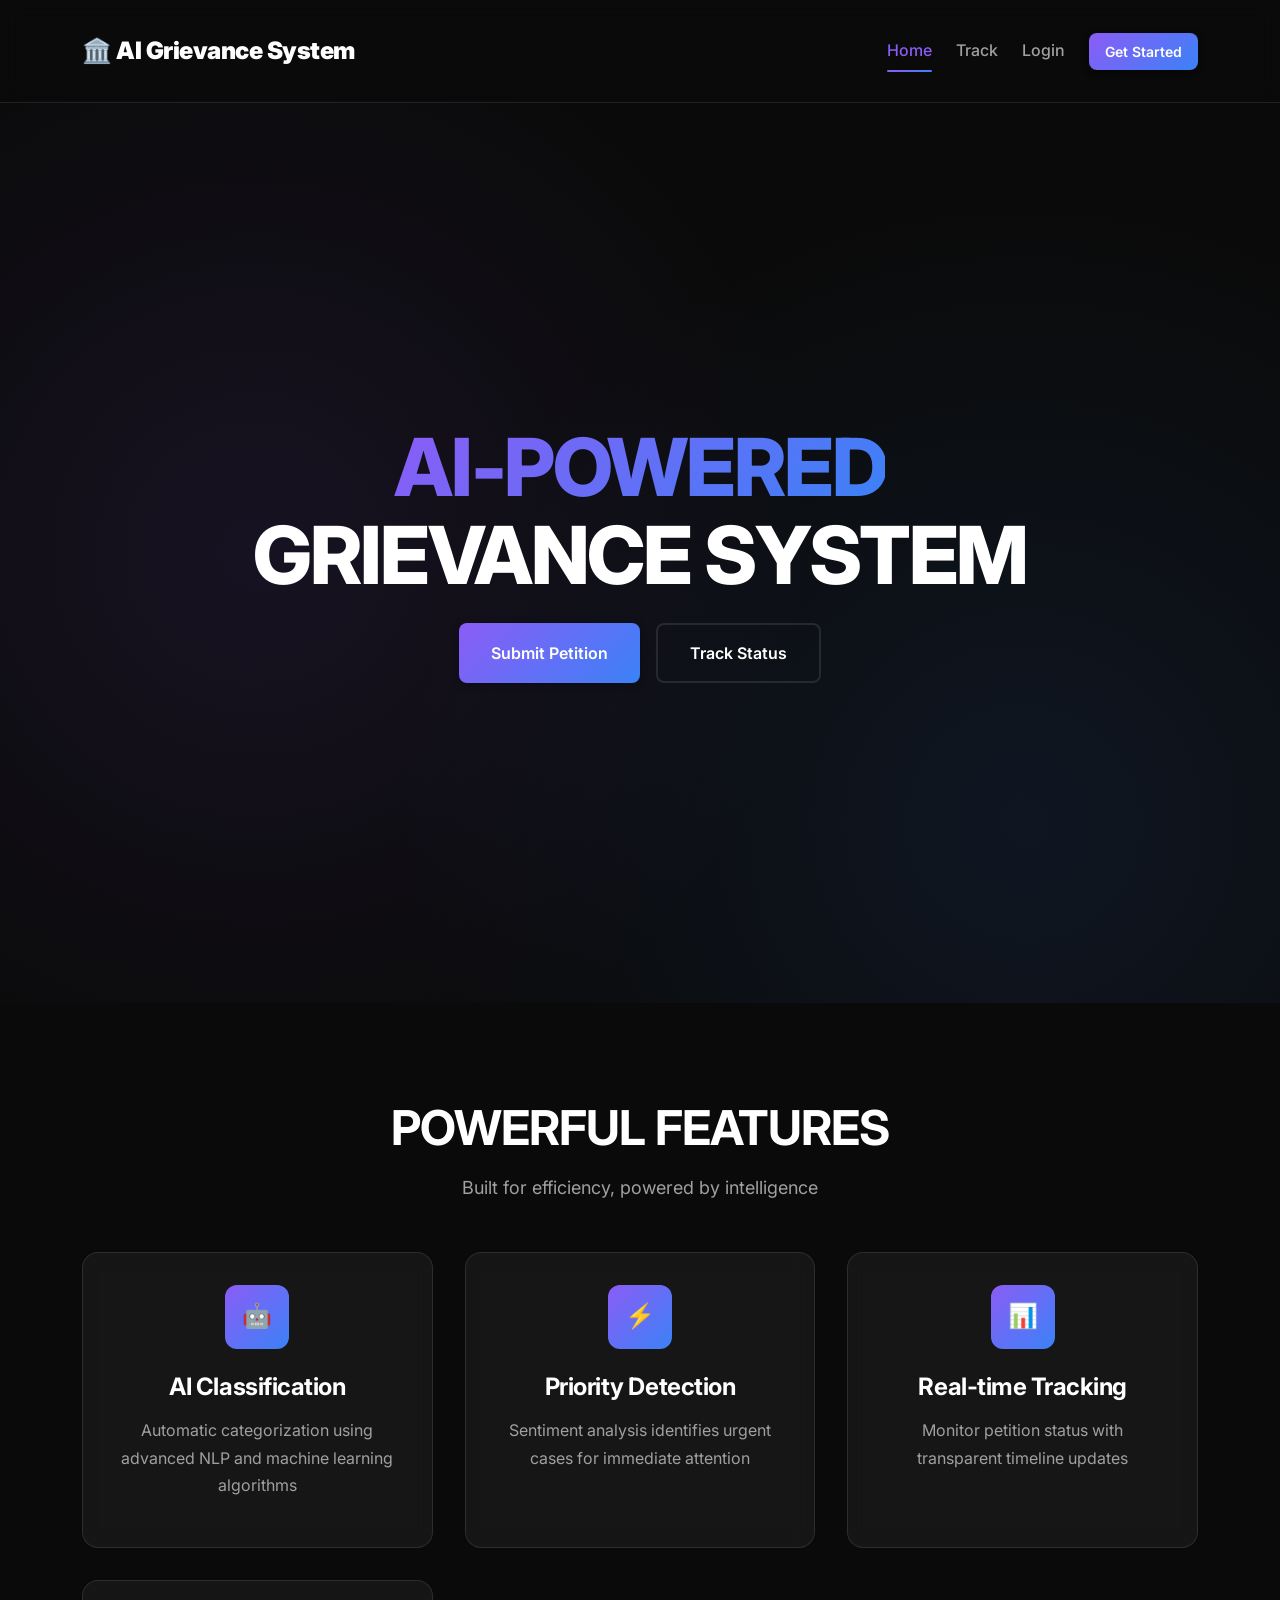
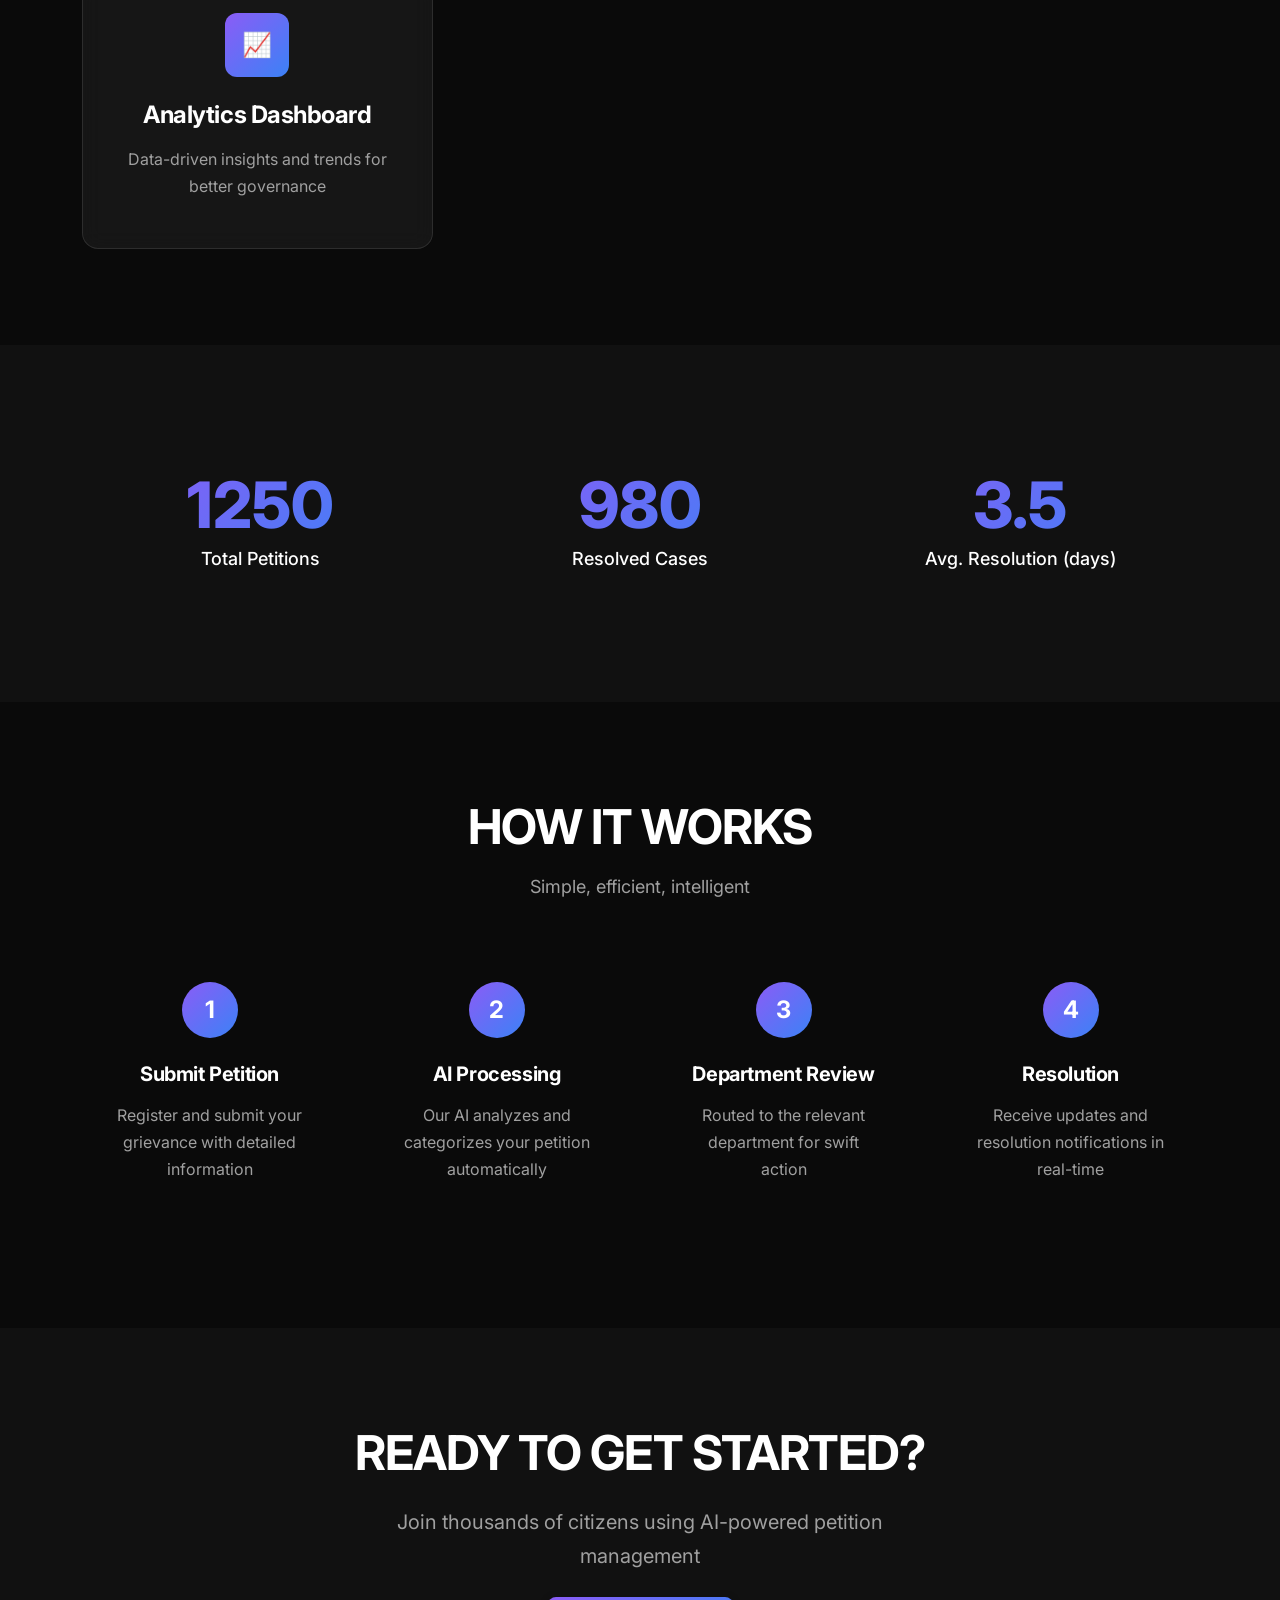
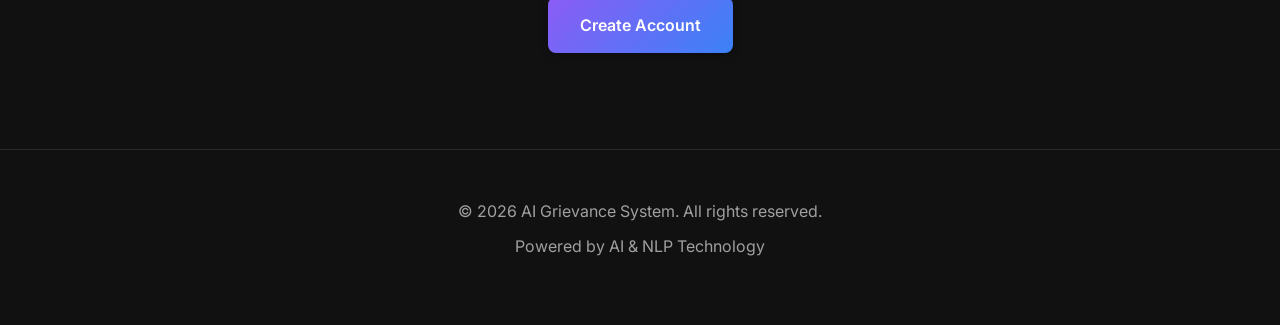
<file: frontend/index.html>
<!DOCTYPE html>
<html lang="en">

<head>
    <meta charset="UTF-8">
    <meta name="viewport" content="width=device-width, initial-scale=1.0">
    <title>AI Grievance System - Intelligent Petition Management</title>
    <link href="https://cdn.jsdelivr.net/npm/bootstrap@5.3.0/dist/css/bootstrap.min.css" rel="stylesheet">
    <link rel="preconnect" href="https://fonts.googleapis.com">
    <link rel="preconnect" href="https://fonts.gstatic.com" crossorigin>
    <link href="https://fonts.googleapis.com/css2?family=Inter:wght@400;500;600;700;800&display=swap" rel="stylesheet">
    <link rel="stylesheet" href="css/style.css">
    <style>
        body {
            font-family: 'Inter', sans-serif;
        }

        /* Hero Section */
        .hero-dark {
            min-height: 100vh;
            display: flex;
            align-items: center;
            justify-content: center;
            position: relative;
            overflow: hidden;
            background: var(--bg-primary);
        }

        .hero-dark::before {
            content: '';
            position: absolute;
            top: 0;
            left: 0;
            right: 0;
            bottom: 0;
            background:
                radial-gradient(circle at 20% 50%, rgba(139, 92, 246, 0.1) 0%, transparent 50%),
                radial-gradient(circle at 80% 80%, rgba(59, 130, 246, 0.1) 0%, transparent 50%);
            pointer-events: none;
        }

        .hero-content {
            position: relative;
            z-index: 1;
            text-align: center;
            padding: 2rem;
        }

        .hero-title {
            font-size: clamp(2.5rem, 8vw, 5rem);
            font-weight: 800;
            line-height: 1.1;
            margin-bottom: 1.5rem;
            letter-spacing: -0.03em;
        }

        .hero-subtitle {
            font-size: clamp(1.125rem, 2vw, 1.5rem);
            color: var(--text-secondary);
            max-width: 700px;
            margin: 0 auto 3rem;
            line-height: 1.6;
        }

        .hero-cta {
            display: flex;
            gap: 1rem;
            justify-content: center;
            flex-wrap: wrap;
        }

        /* Features Grid */
        .features-grid {
            display: grid;
            grid-template-columns: repeat(auto-fit, minmax(280px, 1fr));
            gap: 2rem;
            margin-top: 3rem;
        }

        .feature-card-dark {
            background: var(--glass-bg);
            backdrop-filter: blur(10px);
            border: 1px solid var(--glass-border);
            border-radius: var(--radius-xl);
            padding: 2rem;
            text-align: center;
            transition: all 0.3s ease;
        }

        .feature-card-dark:hover {
            background: var(--glass-hover);
            border-color: var(--accent-primary);
            box-shadow: var(--shadow-glow);
            transform: translateY(-8px);
        }

        .feature-icon-dark {
            width: 64px;
            height: 64px;
            background: var(--accent-gradient);
            border-radius: var(--radius-lg);
            display: flex;
            align-items: center;
            justify-content: center;
            margin: 0 auto 1.5rem;
            font-size: 1.5rem;
            font-weight: 700;
            color: white;
        }

        /* Stats Section */
        .stats-dark {
            padding: 6rem 0;
            background: var(--bg-secondary);
        }

        .stat-card {
            text-align: center;
            padding: 2rem;
        }

        .stat-number-dark {
            font-size: 4rem;
            font-weight: 800;
            background: var(--accent-gradient);
            -webkit-background-clip: text;
            -webkit-text-fill-color: transparent;
            background-clip: text;
            line-height: 1;
            margin-bottom: 0.5rem;
        }

        .stat-label-dark {
            color: var(--text-secondary);
            font-size: 1.125rem;
            font-weight: 500;
        }

        /* How It Works */
        .steps-grid {
            display: grid;
            grid-template-columns: repeat(auto-fit, minmax(250px, 1fr));
            gap: 2rem;
            margin-top: 3rem;
        }

        .step-card {
            text-align: center;
            padding: 2rem;
        }

        .step-number-dark {
            width: 56px;
            height: 56px;
            background: var(--accent-gradient);
            border-radius: 50%;
            display: flex;
            align-items: center;
            justify-content: center;
            margin: 0 auto 1.5rem;
            font-size: 1.5rem;
            font-weight: 700;
            color: white;
        }

        /* Footer */
        .footer-dark {
            background: var(--bg-secondary);
            border-top: 1px solid var(--glass-border);
            padding: 3rem 0;
            text-align: center;
        }
    </style>
</head>

<body>
    <!-- Navigation -->
    <nav class="navbar-dark">
        <div class="container">
            <div class="d-flex justify-content-between align-items-center py-3">
                <a class="navbar-brand" href="index.html">
                    <strong>🏛️ AI Grievance System</strong>
                </a>
                <div class="d-flex gap-4 align-items-center">
                    <a class="nav-link active" href="index.html">Home</a>
                    <a class="nav-link" href="track-petition.html">Track</a>
                    <a class="nav-link" href="login.html">Login</a>
                    <a href="register.html" class="btn btn-gradient btn-sm">Get Started</a>
                </div>
            </div>
        </div>
    </nav>

    <!-- Hero Section -->
    <section class="hero-dark">
        <div class="hero-content">
            <h1 class="hero-title fade-in-up">
                <span class="gradient-text">AI-POWERED</span><br>
                GRIEVANCE SYSTEM
            </h1>
            <div class="hero-cta fade-in-up" style="animation-delay: 0.2s;">
                <a href="register.html" class="btn btn-gradient btn-lg">Submit Petition</a>
                <a href="track-petition.html" class="btn btn-outline btn-lg">Track Status</a>
            </div>
        </div>
    </section>

    <!-- Features Section -->
    <section style="padding: 6rem 0; background: var(--bg-primary);">
        <div class="container">
            <div class="text-center mb-5">
                <h2 class="mb-3">POWERFUL FEATURES</h2>
                <p class="text-secondary" style="font-size: 1.125rem;">Built for efficiency, powered by intelligence</p>
            </div>

            <div class="features-grid">
                <div class="feature-card-dark fade-in-up">
                    <div class="feature-icon-dark">🤖</div>
                    <h4 class="mb-3">AI Classification</h4>
                    <p class="text-secondary">Automatic categorization using advanced NLP and machine learning
                        algorithms</p>
                </div>

                <div class="feature-card-dark fade-in-up" style="animation-delay: 0.1s;">
                    <div class="feature-icon-dark">⚡</div>
                    <h4 class="mb-3">Priority Detection</h4>
                    <p class="text-secondary">Sentiment analysis identifies urgent cases for immediate attention</p>
                </div>

                <div class="feature-card-dark fade-in-up" style="animation-delay: 0.2s;">
                    <div class="feature-icon-dark">📊</div>
                    <h4 class="mb-3">Real-time Tracking</h4>
                    <p class="text-secondary">Monitor petition status with transparent timeline updates</p>
                </div>

                <div class="feature-card-dark fade-in-up" style="animation-delay: 0.3s;">
                    <div class="feature-icon-dark">📈</div>
                    <h4 class="mb-3">Analytics Dashboard</h4>
                    <p class="text-secondary">Data-driven insights and trends for better governance</p>
                </div>
            </div>
        </div>
    </section>

    <!-- Stats Section -->
    <section class="stats-dark">
        <div class="container">
            <div class="row">
                <div class="col-md-4">
                    <div class="stat-card">
                        <div class="stat-number-dark" id="totalPetitions">0</div>
                        <div class="stat-label-dark">Total Petitions</div>
                    </div>
                </div>
                <div class="col-md-4">
                    <div class="stat-card">
                        <div class="stat-number-dark" id="resolvedPetitions">0</div>
                        <div class="stat-label-dark">Resolved Cases</div>
                    </div>
                </div>
                <div class="col-md-4">
                    <div class="stat-card">
                        <div class="stat-number-dark" id="avgResolutionTime">0</div>
                        <div class="stat-label-dark">Avg. Resolution (days)</div>
                    </div>
                </div>
            </div>
        </div>
    </section>

    <!-- How It Works -->
    <section style="padding: 6rem 0; background: var(--bg-primary);">
        <div class="container">
            <div class="text-center mb-5">
                <h2 class="mb-3">HOW IT WORKS</h2>
                <p class="text-secondary" style="font-size: 1.125rem;">Simple, efficient, intelligent</p>
            </div>

            <div class="steps-grid">
                <div class="step-card">
                    <div class="step-number-dark">1</div>
                    <h5 class="mb-3">Submit Petition</h5>
                    <p class="text-secondary">Register and submit your grievance with detailed information</p>
                </div>

                <div class="step-card">
                    <div class="step-number-dark">2</div>
                    <h5 class="mb-3">AI Processing</h5>
                    <p class="text-secondary">Our AI analyzes and categorizes your petition automatically</p>
                </div>

                <div class="step-card">
                    <div class="step-number-dark">3</div>
                    <h5 class="mb-3">Department Review</h5>
                    <p class="text-secondary">Routed to the relevant department for swift action</p>
                </div>

                <div class="step-card">
                    <div class="step-number-dark">4</div>
                    <h5 class="mb-3">Resolution</h5>
                    <p class="text-secondary">Receive updates and resolution notifications in real-time</p>
                </div>
            </div>
        </div>
    </section>

    <!-- CTA Section -->
    <section style="padding: 6rem 0; background: var(--bg-secondary);">
        <div class="container text-center">
            <h2 class="mb-4">READY TO GET STARTED?</h2>
            <p class="text-secondary mb-4" style="font-size: 1.25rem; max-width: 600px; margin: 0 auto 2rem;">
                Join thousands of citizens using AI-powered petition management
            </p>
            <a href="register.html" class="btn btn-gradient btn-lg">Create Account</a>
        </div>
    </section>

    <!-- Footer -->
    <footer class="footer-dark">
        <div class="container">
            <p class="text-secondary mb-2">&copy; 2026 AI Grievance System. All rights reserved.</p>
            <p class="text-muted">Powered by AI & NLP Technology</p>
        </div>
    </footer>

    <script src="https://cdn.jsdelivr.net/npm/bootstrap@5.3.0/dist/js/bootstrap.bundle.min.js"></script>
    <script src="js/app.js"></script>
    <script>
        // Premium Typewriter Animation
        function typeWriter(element, text, speed = 100, callback) {
            let i = 0;
            element.style.opacity = '1';

            function type() {
                if (i < text.length) {
                    element.textContent += text.charAt(i);
                    i++;
                    setTimeout(type, speed);
                } else if (callback) {
                    callback();
                }
            }
            type();
        }

        // Animate hero text on load
        window.addEventListener('load', function () {
            const aiText = document.getElementById('aiText');
            const grievanceText = document.getElementById('grievanceText');

            // Type "AI-POWERED" first
            setTimeout(() => {
                typeWriter(aiText, 'AI-POWERED', 80, () => {
                    // Then type "GRIEVANCE SYSTEM"
                    setTimeout(() => {
                        typeWriter(grievanceText, 'GRIEVANCE SYSTEM', 60, () => {
                            // Show subtitle and buttons after text is complete
                            document.querySelector('.hero-subtitle').style.opacity = '1';
                            document.querySelector('.hero-cta').style.opacity = '1';
                        });
                    }, 200);
                });
            }, 500);
        });

        // Navbar scroll effect
        window.addEventListener('scroll', function () {
            const navbar = document.querySelector('.navbar-dark');
            if (window.scrollY > 50) {
                navbar.classList.add('scrolled');
            } else {
                navbar.classList.remove('scrolled');
            }
        });

        // Load stats on page load
        document.addEventListener('DOMContentLoaded', function () {
            loadStats();
        });

        async function loadStats() {
            try {
                animateNumber('totalPetitions', 1250);
                animateNumber('resolvedPetitions', 980);
                animateNumber('avgResolutionTime', 3.5);
            } catch (error) {
                console.error('Error loading stats:', error);
            }
        }

        function animateNumber(id, target) {
            const element = document.getElementById(id);
            let current = 0;
            const increment = target / 50;
            const timer = setInterval(() => {
                current += increment;
                if (current >= target) {
                    element.textContent = Math.round(target * 10) / 10;
                    clearInterval(timer);
                } else {
                    element.textContent = Math.round(current);
                }
            }, 20);
        }
    </script>
    <style>
        /* Typewriter cursor effect */
        .animated-text,
        .animated-text-white {
            display: inline-block;
            opacity: 0;
            position: relative;
        }

        .animated-text::after,
        .animated-text-white::after {
            content: '|';
            position: absolute;
            right: -10px;
            animation: blink 0.7s infinite;
        }

        .animated-text-white {
            color: white;
        }

        @keyframes blink {

            0%,
            50% {
                opacity: 1;
            }

            51%,
            100% {
                opacity: 0;
            }
        }

        /* Smooth fade in for subtitle and buttons */
        .hero-subtitle,
        .hero-cta {
            transition: opacity 0.8s ease;
        }

        /* Text line animation */
        .text-line {
            display: block;
            overflow: hidden;
        }
    </style>
</body>

</html>
</file>
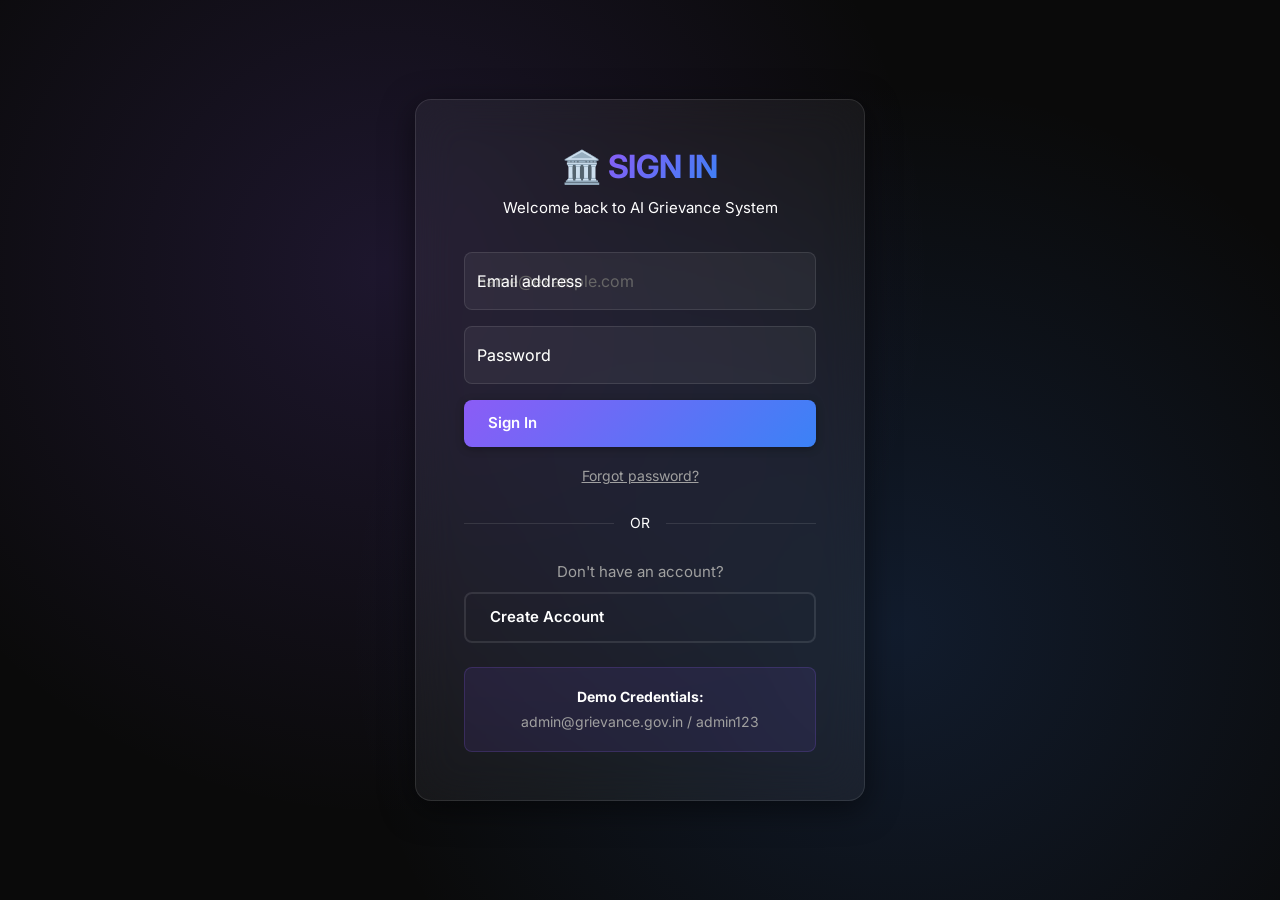
<file: frontend/admin-dashboard.html>
<!DOCTYPE html>
<html lang="en">

<head>
    <meta charset="UTF-8">
    <meta name="viewport" content="width=device-width, initial-scale=1.0">
    <title>Admin Dashboard - AI Grievance System</title>
    <link href="https://cdn.jsdelivr.net/npm/bootstrap@5.3.0/dist/css/bootstrap.min.css" rel="stylesheet">
    <link rel="stylesheet" href="css/style.css">
</head>

<body>
    <nav class="navbar navbar-expand-lg navbar-dark bg-primary">
        <div class="container">
            <a class="navbar-brand" href="index.html"><strong>AI Grievance System</strong></a>
            <div class="collapse navbar-collapse" id="navbarNav">
                <ul class="navbar-nav ms-auto"></ul>
            </div>
        </div>
    </nav>

    <div class="container my-4">
        <h2 class="mb-4">Admin Dashboard - Review Petitions</h2>

        <!-- Filters -->
        <div class="filter-section">
            <div class="row g-3">
                <div class="col-md-3">
                    <select class="form-select" id="statusFilter">
                        <option value="">All Status</option>
                        <option value="submitted" selected>Submitted</option>
                        <option value="in_review">In Review</option>
                        <option value="in_progress">In Progress</option>
                        <option value="resolved">Resolved</option>
                        <option value="rejected">Rejected</option>
                    </select>
                </div>
                <div class="col-md-3">
                    <select class="form-select" id="priorityFilter">
                        <option value="">All Priority</option>
                        <option value="high">High Priority</option>
                        <option value="medium">Medium Priority</option>
                        <option value="low">Low Priority</option>
                    </select>
                </div>
                <div class="col-md-3">
                    <button class="btn btn-primary" onclick="loadPetitions()">Apply Filters</button>
                </div>
            </div>
        </div>

        <!-- Petitions List -->
        <div id="petitionsList" class="mt-4">
            <div class="spinner-container">
                <div class="spinner-border text-primary" role="status"></div>
            </div>
        </div>
    </div>

    <!-- Review Modal -->
    <div class="modal fade" id="reviewModal" tabindex="-1">
        <div class="modal-dialog modal-xl">
            <div class="modal-content">
                <div class="modal-header">
                    <h5 class="modal-title">Review Petition - AI Insights</h5>
                    <button type="button" class="btn-close" data-bs-dismiss="modal"></button>
                </div>
                <div class="modal-body">
                    <div id="petitionReview">
                        <!-- Review content will be loaded here -->
                    </div>
                </div>
            </div>
        </div>
    </div>

    <script src="https://cdn.jsdelivr.net/npm/bootstrap@5.3.0/dist/js/bootstrap.bundle.min.js"></script>
    <script src="js/app.js"></script>
    <script>
        // Check authentication
        if (!checkAuth()) {
            window.location.href = 'login.html';
        }

        // Check if user is admin or officer
        const user = getUser();
        if (user.role !== 'admin' && user.role !== 'officer') {
            showAlert('Access denied. Admin/Officer only.', 'danger');
            setTimeout(() => window.location.href = 'dashboard.html', 2000);
        }

        let reviewModal;

        document.addEventListener('DOMContentLoaded', function () {
            reviewModal = new bootstrap.Modal(document.getElementById('reviewModal'));
            loadPetitions();
        });

        async function loadPetitions() {
            const listContainer = document.getElementById('petitionsList');
            showLoading(listContainer);

            const filters = {
                status: document.getElementById('statusFilter').value,
                priority: document.getElementById('priorityFilter').value
            };

            try {
                const result = await api.getPetitions(filters);

                if (result.petitions && result.petitions.length > 0) {
                    listContainer.innerHTML = result.petitions.map(petition => `
                        <div class="petition-card">
                            <div class="petition-card-header">
                                <div>
                                    <h5 class="mb-1">${petition.title}</h5>
                                    <span class="petition-id">${petition.petition_id}</span>
                                    <span class="ms-2 text-muted">by ${petition.user?.name || 'User'}</span>
                                </div>
                                <div>
                                    <span class="badge ${getStatusBadgeClass(petition.status)}">${formatStatus(petition.status)}</span>
                                    <span class="badge ${getPriorityBadgeClass(petition.priority)} ms-2">${petition.priority.toUpperCase()}</span>
                                    ${petition.urgency_level === 'critical' ? '<span class="badge bg-danger ms-2">CRITICAL</span>' : ''}
                                </div>
                            </div>
                            <p class="text-muted mb-2">${petition.description}</p>
                            <div class="d-flex justify-content-between align-items-center">
                                <div>
                                    <small class="text-muted">
                                        <strong>Department:</strong> ${petition.department || 'Pending'} | 
                                        <strong>Urgency:</strong> ${petition.urgency_level}
                                    </small>
                                </div>
                                <div>
                                    <small class="text-muted">${formatDate(petition.created_at)}</small>
                                    <button class="btn btn-sm btn-primary ms-2" onclick="reviewPetition(${petition.id})">
                                        Review & Decide
                                    </button>
                                </div>
                            </div>
                        </div>
                    `).join('');
                } else {
                    listContainer.innerHTML = `
                        <div class="text-center py-5">
                            <p class="text-muted">No petitions found</p>
                        </div>
                    `;
                }
            } catch (error) {
                listContainer.innerHTML = `<div class="alert alert-danger">Error loading petitions: ${error.message}</div>`;
            }
        }

        async function reviewPetition(id) {
            const reviewContainer = document.getElementById('petitionReview');
            showLoading(reviewContainer);
            reviewModal.show();

            try {
                const result = await api.getPetition(id);
                const petition = result.petition;
                const history = result.status_history;

                reviewContainer.innerHTML = `
                    <div class="row">
                        <div class="col-md-8">
                            <h4>${petition.title}</h4>
                            <p class="text-muted">${petition.petition_id}</p>
                            
                            <div class="card bg-light mb-3">
                                <div class="card-body">
                                    <h6>Petition Details</h6>
                                    <p>${petition.description}</p>
                                    <p class="mb-0"><strong>Submitted by:</strong> ${petition.user.name} (${petition.user.email})</p>
                                    <p class="mb-0"><strong>Date:</strong> ${formatDate(petition.created_at)}</p>
                                </div>
                            </div>

                            <div class="card bg-light mb-3">
                                <div class="card-body">
                                    <h6>Status Timeline</h6>
                                    <div class="timeline">
                                        ${history.map((item, index) => `
                                            <div class="timeline-item ${index === 0 ? 'active' : ''}">
                                                <strong>${formatStatus(item.status)}</strong>
                                                ${item.comment ? `<p class="mb-1">${item.comment}</p>` : ''}
                                                <small class="text-muted">${formatDate(item.timestamp)} - ${item.updated_by}</small>
                                            </div>
                                        `).join('')}
                                    </div>
                                </div>
                            </div>
                        </div>

                        <div class="col-md-4">
                            <div class="card border-primary mb-3">
                                <div class="card-header bg-primary text-white">
                                    <strong>AI-Generated Insights</strong>
                                </div>
                                <div class="card-body">
                                    <p><strong>Category:</strong><br>${petition.category}</p>
                                    <p><strong>Department:</strong><br>${petition.department || 'Pending'}</p>
                                    <p><strong>Priority Level:</strong><br>
                                        <span class="badge ${getPriorityBadgeClass(petition.priority)}">${petition.priority.toUpperCase()}</span>
                                    </p>
                                    <p><strong>Urgency:</strong><br>
                                        <span class="badge ${petition.urgency_level === 'critical' ? 'bg-danger' : 'bg-warning'}">${petition.urgency_level.toUpperCase()}</span>
                                    </p>
                                    <p><strong>Sentiment Score:</strong><br>
                                        ${petition.sentiment_score > 0 ? '😊 Positive' : petition.sentiment_score < 0 ? '😞 Negative' : '😐 Neutral'}
                                        (${petition.sentiment_score.toFixed(2)})
                                    </p>
                                    <hr>
                                    <p class="mb-0"><small class="text-muted">
                                        <strong>AI Recommendation:</strong><br>
                                        ${petition.priority === 'high' ? 'Requires immediate attention and fast-track processing.' :
                        petition.priority === 'medium' ? 'Should be addressed within standard timeframe.' :
                            'Can be scheduled for regular processing.'}
                                    </small></p>
                                </div>
                            </div>

                            <div class="card">
                                <div class="card-header">
                                    <strong>Update Status</strong>
                                </div>
                                <div class="card-body">
                                    <form id="statusUpdateForm">
                                        <div class="mb-3">
                                            <label class="form-label">New Status</label>
                                            <select class="form-select" id="newStatus" required>
                                                <option value="">Select Status</option>
                                                <option value="in_review">In Review</option>
                                                <option value="in_progress">In Progress</option>
                                                <option value="resolved">Resolved</option>
                                                <option value="rejected">Rejected</option>
                                            </select>
                                        </div>
                                        <div class="mb-3" id="rejectionReasonDiv" style="display:none;">
                                            <label class="form-label">Rejection Reason</label>
                                            <select class="form-select" id="rejectionReason">
                                                <option value="">Select Reason</option>
                                                <option value="insufficient_information">Insufficient Information</option>
                                                <option value="duplicate">Duplicate Petition</option>
                                                <option value="out_of_jurisdiction">Out of Jurisdiction</option>
                                                <option value="invalid_request">Invalid Request</option>
                                                <option value="other">Other</option>
                                            </select>
                                        </div>
                                        <div class="mb-3">
                                            <label class="form-label">Comment / Resolution</label>
                                            <textarea class="form-control" id="statusComment" rows="4" required></textarea>
                                            <small class="text-muted">This will be sent to the petitioner</small>
                                        </div>
                                        <button type="submit" class="btn btn-primary w-100">Update Status</button>
                                    </form>
                                </div>
                            </div>
                        </div>
                    </div>
                `;

                // Handle status change to show/hide rejection reason
                document.getElementById('newStatus').addEventListener('change', function () {
                    const rejectionDiv = document.getElementById('rejectionReasonDiv');
                    const commentField = document.getElementById('statusComment');

                    if (this.value === 'rejected') {
                        rejectionDiv.style.display = 'block';
                        commentField.placeholder = 'Explain why this petition is being rejected and provide suggestions for resubmission...';
                    } else if (this.value === 'resolved') {
                        rejectionDiv.style.display = 'none';
                        commentField.placeholder = 'Describe the resolution and actions taken...';
                    } else {
                        rejectionDiv.style.display = 'none';
                        commentField.placeholder = 'Add any relevant comments...';
                    }
                });

                // Handle form submission
                document.getElementById('statusUpdateForm').addEventListener('submit', async function (e) {
                    e.preventDefault();

                    const newStatus = document.getElementById('newStatus').value;
                    let comment = document.getElementById('statusComment').value;
                    const rejectionReason = document.getElementById('rejectionReason').value;

                    // Add rejection reason to comment if rejected
                    if (newStatus === 'rejected' && rejectionReason) {
                        const reasonText = {
                            'insufficient_information': 'Insufficient Information',
                            'duplicate': 'Duplicate Petition',
                            'out_of_jurisdiction': 'Out of Jurisdiction',
                            'invalid_request': 'Invalid Request',
                            'other': 'Other'
                        }[rejectionReason];

                        comment = `[REJECTED - ${reasonText}] ${comment}\\n\\nSuggestion: Please provide more details and resubmit your petition with complete information.`;
                    }

                    try {
                        const result = await api.updatePetitionStatus(petition.id, {
                            status: newStatus,
                            comment: comment
                        });

                        if (result.message) {
                            showAlert('Status updated successfully!', 'success');
                            reviewModal.hide();
                            loadPetitions();
                        } else {
                            showAlert(result.error || 'Failed to update status', 'danger');
                        }
                    } catch (error) {
                        showAlert('Error: ' + error.message, 'danger');
                    }
                });

            } catch (error) {
                reviewContainer.innerHTML = `<div class="alert alert-danger">Error loading petition: ${error.message}</div>`;
            }
        }
    </script>
</body>

</html>
</file>
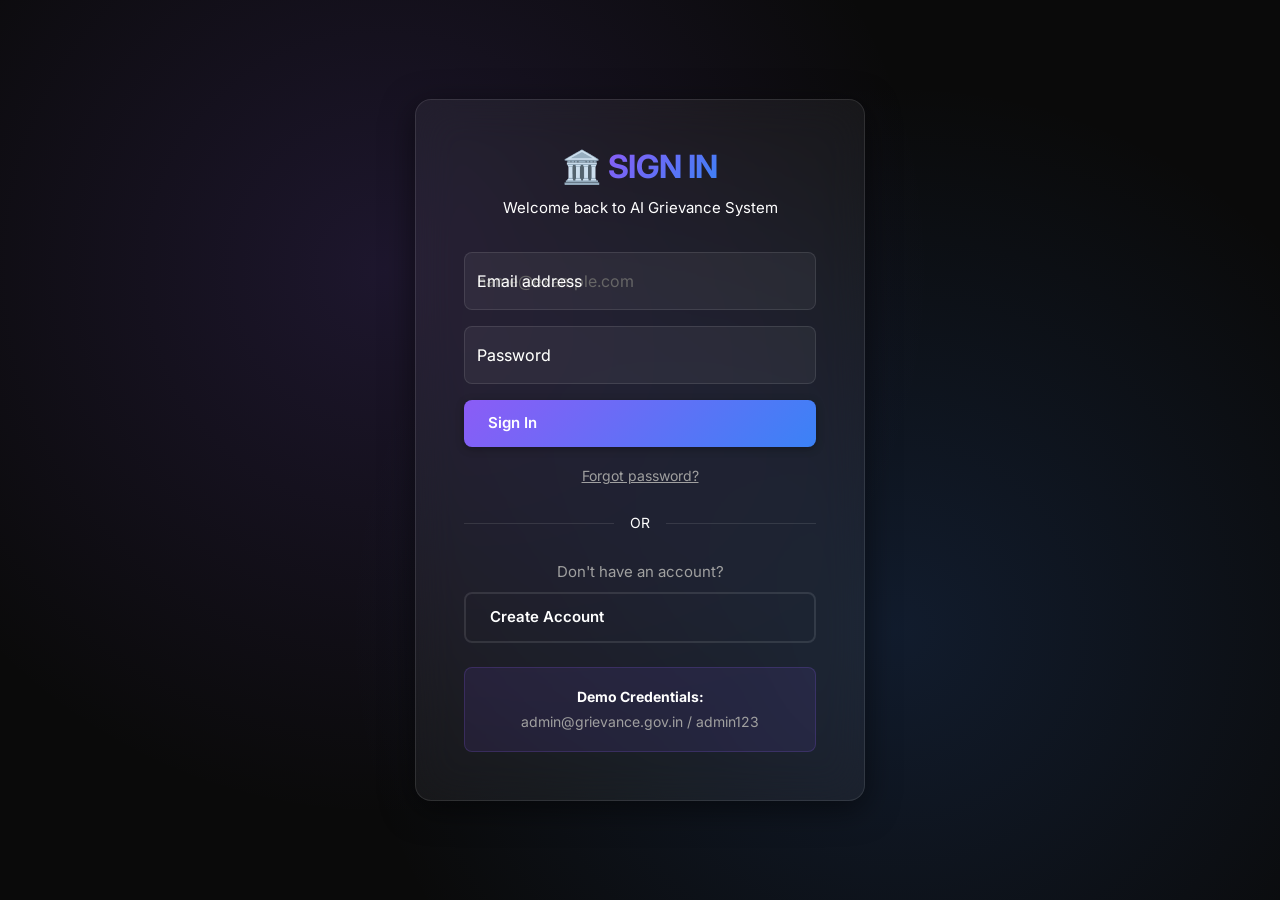
<file: frontend/dashboard.html>
<!DOCTYPE html>
<html lang="en">

<head>
    <meta charset="UTF-8">
    <meta name="viewport" content="width=device-width, initial-scale=1.0">
    <title>Dashboard - AI Grievance System</title>
    <link href="https://cdn.jsdelivr.net/npm/bootstrap@5.3.0/dist/css/bootstrap.min.css" rel="stylesheet">
    <link rel="stylesheet" href="css/style.css">
</head>

<body>
    <nav class="navbar navbar-expand-lg navbar-dark bg-primary">
        <div class="container">
            <a class="navbar-brand" href="index.html"><strong>AI Grievance System</strong></a>
            <div class="collapse navbar-collapse" id="navbarNav">
                <ul class="navbar-nav ms-auto"></ul>
            </div>
        </div>
    </nav>

    <div class="container my-4">
        <div class="row">
            <div class="col-md-12">
                <div class="d-flex justify-content-between align-items-center mb-4">
                    <h2>My Petitions</h2>
                    <a href="submit-petition.html" class="btn btn-primary">
                        + New Petition
                    </a>
                </div>

                <!-- Filters -->
                <div class="filter-section">
                    <div class="row g-3">
                        <div class="col-md-3">
                            <select class="form-select" id="statusFilter">
                                <option value="">All Status</option>
                                <option value="submitted">Submitted</option>
                                <option value="in_review">In Review</option>
                                <option value="in_progress">In Progress</option>
                                <option value="resolved">Resolved</option>
                                <option value="rejected">Rejected</option>
                            </select>
                        </div>

                        <div class="col-md-3">
                            <button class="btn btn-primary" onclick="loadPetitions()">Apply Filters</button>
                        </div>
                    </div>
                </div>

                <!-- Petitions List -->
                <div id="petitionsList" class="mt-4">
                    <div class="spinner-container">
                        <div class="spinner-border text-primary" role="status"></div>
                    </div>
                </div>
            </div>
        </div>
    </div>

    <!-- Petition Detail Modal -->
    <div class="modal fade" id="petitionModal" tabindex="-1">
        <div class="modal-dialog modal-lg">
            <div class="modal-content">
                <div class="modal-header">
                    <h5 class="modal-title">Petition Details</h5>
                    <button type="button" class="btn-close" data-bs-dismiss="modal"></button>
                </div>
                <div class="modal-body" id="petitionDetails">
                    <!-- Details will be loaded here -->
                </div>
            </div>
        </div>
    </div>

    <script src="https://cdn.jsdelivr.net/npm/bootstrap@5.3.0/dist/js/bootstrap.bundle.min.js"></script>
    <script src="js/app.js"></script>
    <script>
        // Check authentication
        if (!checkAuth()) {
            window.location.href = 'login.html';
        }

        let petitionModal;

        document.addEventListener('DOMContentLoaded', function () {
            petitionModal = new bootstrap.Modal(document.getElementById('petitionModal'));
            loadPetitions();
        });

        async function loadPetitions() {
            const listContainer = document.getElementById('petitionsList');
            showLoading(listContainer);

            const filters = {
                status: document.getElementById('statusFilter').value,

            };

            try {
                const result = await api.getPetitions(filters);

                if (result.petitions && result.petitions.length > 0) {
                    listContainer.innerHTML = result.petitions.map(petition => `
                        <div class="petition-card" onclick="viewPetition(${petition.id})">
                            <div class="petition-card-header">
                                <div>
                                    <h5 class="mb-1">${petition.title}</h5>
                                    <span class="petition-id">${petition.petition_id}</span>
                                </div>
                                <div>
                                    <span class="badge ${getStatusBadgeClass(petition.status)}">${formatStatus(petition.status)}</span>

                                </div>
                            </div>
                            <p class="text-muted mb-2">${petition.description}</p>
                            <div class="d-flex justify-content-between align-items-center">
                                <small class="text-muted">
                                    <strong>Department:</strong> ${petition.department || 'Pending'}
                                </small>
                                <small class="text-muted">${formatDate(petition.created_at)}</small>
                            </div>
                        </div>
                    `).join('');
                } else {
                    listContainer.innerHTML = `
                        <div class="text-center py-5">
                            <p class="text-muted">No petitions found</p>
                            <a href="submit-petition.html" class="btn btn-primary">Submit Your First Petition</a>
                        </div>
                    `;
                }
            } catch (error) {
                listContainer.innerHTML = `<div class="alert alert-danger">Error loading petitions: ${error.message}</div>`;
            }
        }

        async function viewPetition(id) {
            const detailsContainer = document.getElementById('petitionDetails');
            showLoading(detailsContainer);
            petitionModal.show();

            try {
                const result = await api.getPetition(id);
                const petition = result.petition;
                const history = result.status_history;

                detailsContainer.innerHTML = `
                    <div class="mb-3">
                        <h5>${petition.title}</h5>
                        <p class="text-muted">${petition.petition_id}</p>
                    </div>
                    <div class="mb-3">
                        <strong>Description:</strong>
                        <p>${petition.description}</p>
                    </div>
                    <div class="row mb-3">
                        <div class="col-md-6">
                            <strong>Category:</strong> ${petition.category}<br>
                            <strong>Department:</strong> ${petition.department || 'Pending'}<br>
                        </div>
                        <div class="col-md-6">
                            <strong>Status:</strong> <span class="badge ${getStatusBadgeClass(petition.status)}">${formatStatus(petition.status)}</span><br>
                            <strong>Created:</strong> ${formatDate(petition.created_at)}<br>
                            ${petition.resolved_at ? `<strong>Resolved:</strong> ${formatDate(petition.resolved_at)}` : ''}
                        </div>
                    </div>
                    ${petition.resolution_comment ? `
                        <div class="alert alert-success">
                            <strong>Resolution:</strong> ${petition.resolution_comment}
                        </div>
                    ` : ''}
                    <div class="mt-4">
                        <h6>Status Timeline</h6>
                        <div class="timeline">
                            ${history.map((item, index) => `
                                <div class="timeline-item ${index === 0 ? 'active' : ''}">
                                    <strong>${formatStatus(item.status)}</strong>
                                    <p class="mb-1">${item.comment || 'Status updated'}</p>
                                    <small class="text-muted">${formatDate(item.timestamp)} - ${item.updated_by}</small>
                                </div>
                            `).join('')}
                        </div>
                    </div>
                `;
            } catch (error) {
                detailsContainer.innerHTML = `<div class="alert alert-danger">Error loading details: ${error.message}</div>`;
            }
        }
    </script>
</body>

</html>
</file>
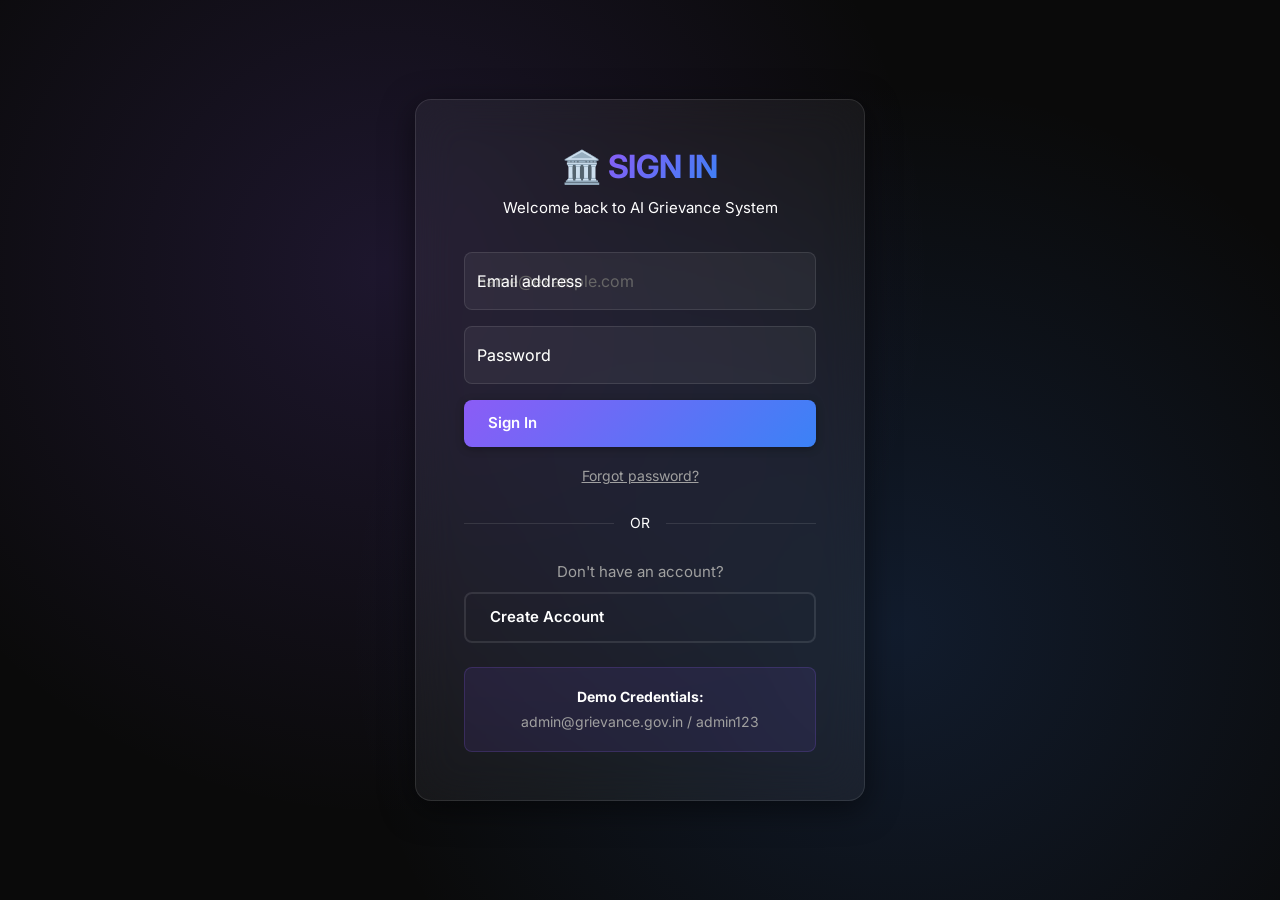
<file: frontend/department-mapping.html>
<!DOCTYPE html>
<html lang="en">

<head>
    <meta charset="UTF-8">
    <meta name="viewport" content="width=device-width, initial-scale=1.0">
    <title>Department Mapping - AI Grievance System</title>
    <link href="https://cdn.jsdelivr.net/npm/bootstrap@5.3.0/dist/css/bootstrap.min.css" rel="stylesheet">
    <link href="https://fonts.googleapis.com/css2?family=Inter:wght@400;500;600;700&display=swap" rel="stylesheet">
    <link rel="stylesheet" href="css/style.css">
    <style>
        body {
            font-family: 'Inter', sans-serif;
        }

        .mapping-card {
            background: var(--glass-bg);
            backdrop-filter: blur(10px);
            border: 1px solid var(--glass-border);
            border-radius: var(--radius-lg);
            padding: 1.5rem;
            margin-bottom: 1rem;
            transition: all 0.3s ease;
        }

        .mapping-card:hover {
            background: var(--glass-hover);
            border-color: var(--accent-primary);
            box-shadow: var(--shadow-glow);
        }

        .category-pill {
            display: inline-block;
            padding: 0.375rem 0.75rem;
            background: rgba(139, 92, 246, 0.2);
            border: 1px solid rgba(139, 92, 246, 0.3);
            border-radius: var(--radius-full);
            color: #a78bfa;
            font-size: 0.875rem;
            margin: 0.25rem;
        }

        .dept-header {
            display: flex;
            justify-content: space-between;
            align-items: center;
            margin-bottom: 1rem;
        }
    </style>
</head>

<body>
    <!-- Navigation -->
    <nav class="navbar-dark">
        <div class="container">
            <div class="d-flex justify-content-between align-items-center py-3">
                <a class="navbar-brand" href="index.html">
                    <strong>🏛️ AI Grievance System</strong>
                </a>
                <div class="d-flex gap-4 align-items-center">
                    <a class="nav-link" href="admin-dashboard.html">Dashboard</a>
                    <a class="nav-link active" href="department-mapping.html">Dept Mapping</a>
                    <a class="nav-link" href="analytics.html">Analytics</a>
                    <button class="btn btn-outline btn-sm" onclick="logout()">Logout</button>
                </div>
            </div>
        </div>
    </nav>

    <!-- Main Content -->
    <div class="container" style="padding: 3rem 0; max-width: 1200px;">
        <div class="dept-header">
            <div>
                <h2 class="mb-2">Department Mapping</h2>
                <p class="text-secondary">Configure how petition categories map to departments</p>
            </div>
            <button class="btn btn-gradient" onclick="showAddModal()">+ Add Mapping</button>
        </div>

        <!-- Mappings List -->
        <div id="mappingsList"></div>
    </div>

    <!-- Add/Edit Modal -->
    <div class="modal fade" id="mappingModal" tabindex="-1">
        <div class="modal-dialog">
            <div class="modal-content">
                <div class="modal-header">
                    <h5 class="modal-title">Add Department Mapping</h5>
                    <button type="button" class="btn-close" data-bs-dismiss="modal"></button>
                </div>
                <div class="modal-body">
                    <form id="mappingForm">
                        <div class="mb-3">
                            <label class="form-label">Department</label>
                            <select class="form-select" id="departmentSelect" required>
                                <option value="">Select Department</option>
                            </select>
                        </div>
                        <div class="mb-3">
                            <label class="form-label">Category</label>
                            <select class="form-select" id="categorySelect" required>
                                <option value="Education">Education</option>
                                <option value="Healthcare">Healthcare</option>
                                <option value="Infrastructure">Infrastructure</option>
                                <option value="Transport">Transport</option>
                                <option value="Water Supply">Water Supply</option>
                                <option value="Electricity">Electricity</option>
                                <option value="Public Safety">Public Safety</option>
                                <option value="Others">Others</option>
                            </select>
                        </div>
                        <div class="mb-3">
                            <label class="form-label">Keywords (comma-separated)</label>
                            <input type="text" class="form-control" id="keywordsInput"
                                placeholder="hospital, medical, health">
                        </div>
                        <div class="mb-3">
                            <label class="form-label">Priority</label>
                            <input type="number" class="form-control" id="priorityInput" value="1" min="1">
                        </div>
                    </form>
                </div>
                <div class="modal-footer">
                    <button type="button" class="btn btn-outline" data-bs-dismiss="modal">Cancel</button>
                    <button type="button" class="btn btn-gradient" onclick="saveMapping()">Save Mapping</button>
                </div>
            </div>
        </div>
    </div>

    <script src="https://cdn.jsdelivr.net/npm/bootstrap@5.3.0/dist/js/bootstrap.bundle.min.js"></script>
    <script src="js/app.js"></script>
    <script>
        let modal;

        document.addEventListener('DOMContentLoaded', function () {
            checkAuth();
            modal = new bootstrap.Modal(document.getElementById('mappingModal'));
            loadDepartments();
            loadMappings();
        });

        async function loadDepartments() {
            try {
                const result = await api.getDepartments();
                const select = document.getElementById('departmentSelect');

                result.departments.forEach(dept => {
                    const option = document.createElement('option');
                    option.value = dept.id;
                    option.textContent = dept.name;
                    select.appendChild(option);
                });
            } catch (error) {
                console.error('Error loading departments:', error);
            }
        }

        async function loadMappings() {
            try {
                const response = await fetch(`${API_BASE_URL}/dept-mapping/list`, {
                    headers: {
                        'Authorization': `Bearer ${getToken()}`
                    }
                });

                const result = await response.json();
                displayMappings(result.mappings || []);
            } catch (error) {
                console.error('Error loading mappings:', error);
                document.getElementById('mappingsList').innerHTML =
                    '<div class="alert alert-danger">Error loading mappings</div>';
            }
        }

        function displayMappings(mappings) {
            const container = document.getElementById('mappingsList');

            if (mappings.length === 0) {
                container.innerHTML = `
                    <div class="glass-card text-center" style="padding: 3rem;">
                        <h4 class="mb-3">No Mappings Yet</h4>
                        <p class="text-secondary mb-4">Create your first department mapping to get started</p>
                        <button class="btn btn-gradient" onclick="showAddModal()">+ Add Mapping</button>
                    </div>
                `;
                return;
            }

            // Group by department
            const byDept = {};
            mappings.forEach(m => {
                if (!byDept[m.department_name]) {
                    byDept[m.department_name] = [];
                }
                byDept[m.department_name].push(m);
            });

            let html = '';
            for (const [deptName, maps] of Object.entries(byDept)) {
                html += `
                    <div class="mapping-card">
                        <div class="d-flex justify-content-between align-items-start mb-3">
                            <h5 class="mb-0">${deptName}</h5>
                            <span class="badge bg-secondary">${maps.length} categories</span>
                        </div>
                        <div>
                            ${maps.map(m => `
                                <span class="category-pill">
                                    ${m.category}
                                    <button class="btn btn-sm" style="border:none; background:none; color:inherit; padding:0 0 0 0.5rem;" 
                                            onclick="deleteMapping(${m.id})">×</button>
                                </span>
                            `).join('')}
                        </div>
                    </div>
                `;
            }

            container.innerHTML = html;
        }

        function showAddModal() {
            document.getElementById('mappingForm').reset();
            modal.show();
        }

        async function saveMapping() {
            const deptId = document.getElementById('departmentSelect').value;
            const category = document.getElementById('categorySelect').value;
            const keywords = document.getElementById('keywordsInput').value
                .split(',').map(k => k.trim()).filter(k => k);
            const priority = parseInt(document.getElementById('priorityInput').value);

            if (!deptId || !category) {
                alert('Please select department and category');
                return;
            }

            try {
                const response = await fetch(`${API_BASE_URL}/dept-mapping/create`, {
                    method: 'POST',
                    headers: {
                        'Content-Type': 'application/json',
                        'Authorization': `Bearer ${getToken()}`
                    },
                    body: JSON.stringify({
                        department_id: parseInt(deptId),
                        category,
                        keywords,
                        priority
                    })
                });

                const result = await response.json();

                if (response.ok) {
                    modal.hide();
                    loadMappings();
                    showAlert('Mapping created successfully!', 'success');
                } else {
                    showAlert(result.error || 'Error creating mapping', 'danger');
                }
            } catch (error) {
                showAlert('Error: ' + error.message, 'danger');
            }
        }

        async function deleteMapping(id) {
            if (!confirm('Delete this mapping?')) return;

            try {
                const response = await fetch(`${API_BASE_URL}/dept-mapping/${id}`, {
                    method: 'DELETE',
                    headers: {
                        'Authorization': `Bearer ${getToken()}`
                    }
                });

                if (response.ok) {
                    loadMappings();
                    showAlert('Mapping deleted', 'success');
                } else {
                    showAlert('Error deleting mapping', 'danger');
                }
            } catch (error) {
                showAlert('Error: ' + error.message, 'danger');
            }
        }

        function showAlert(message, type) {
            const alertDiv = document.createElement('div');
            alertDiv.className = `alert alert-${type} fade-in`;
            alertDiv.style.position = 'fixed';
            alertDiv.style.top = '20px';
            alertDiv.style.right = '20px';
            alertDiv.style.zIndex = '9999';
            alertDiv.style.minWidth = '300px';
            alertDiv.textContent = message;

            document.body.appendChild(alertDiv);

            setTimeout(() => alertDiv.remove(), 3000);
        }
    </script>
</body>

</html>
</file>
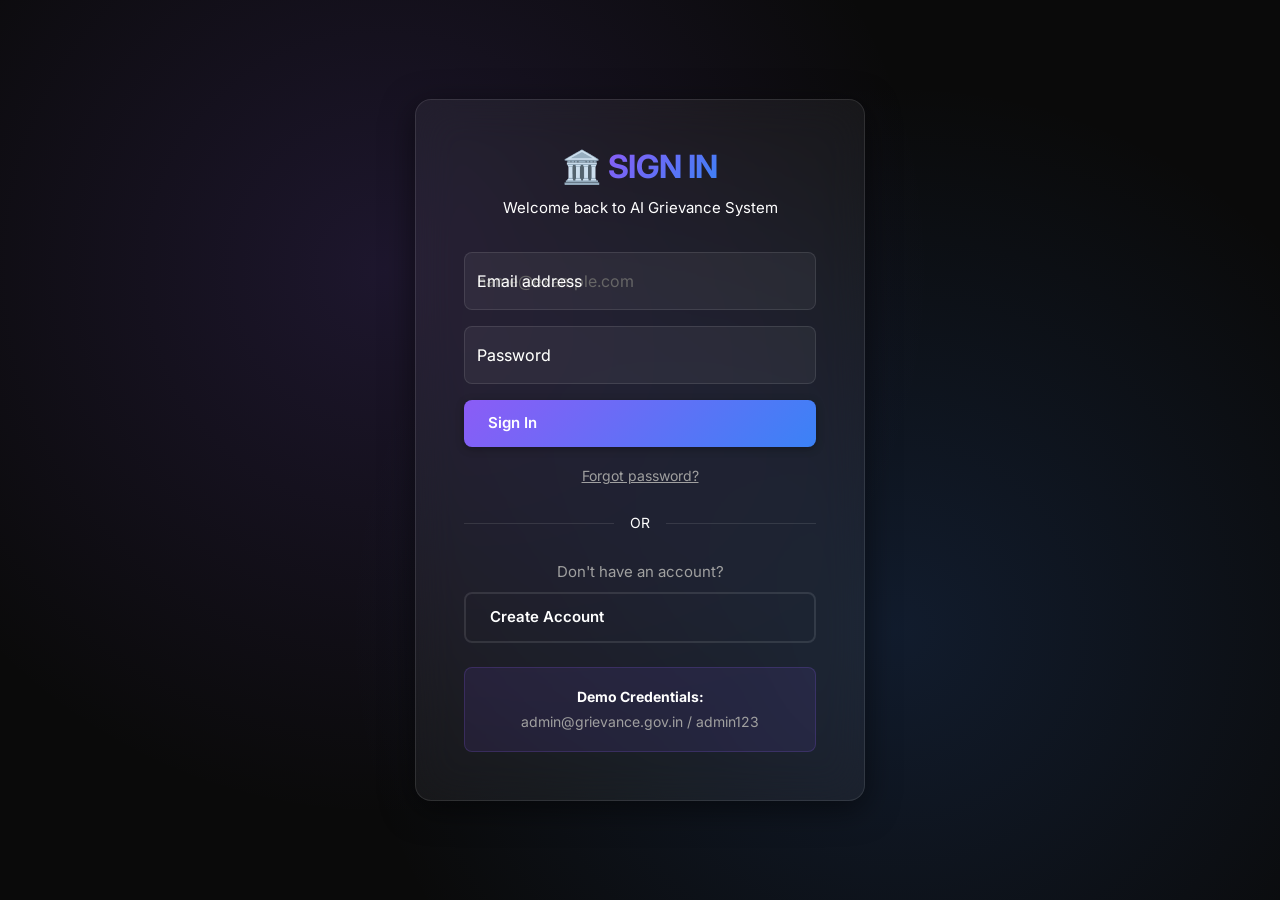
<file: frontend/login.html>
<!DOCTYPE html>
<html lang="en">

<head>
    <meta charset="UTF-8">
    <meta name="viewport" content="width=device-width, initial-scale=1.0">
    <title>Login - AI Grievance System</title>
    <link href="https://cdn.jsdelivr.net/npm/bootstrap@5.3.0/dist/css/bootstrap.min.css" rel="stylesheet">
    <link rel="preconnect" href="https://fonts.googleapis.com">
    <link rel="preconnect" href="https://fonts.gstatic.com" crossorigin>
    <link href="https://fonts.googleapis.com/css2?family=Inter:wght@400;500;600;700&display=swap" rel="stylesheet">
    <link rel="stylesheet" href="css/style.css">
    <style>
        body {
            font-family: 'Inter', sans-serif;
        }

        .login-container {
            min-height: 100vh;
            display: flex;
            align-items: center;
            justify-content: center;
            background: var(--bg-primary);
            position: relative;
            overflow: hidden;
        }

        .login-container::before {
            content: '';
            position: absolute;
            top: 0;
            left: 0;
            right: 0;
            bottom: 0;
            background:
                radial-gradient(circle at 30% 30%, rgba(139, 92, 246, 0.15) 0%, transparent 50%),
                radial-gradient(circle at 70% 70%, rgba(59, 130, 246, 0.15) 0%, transparent 50%);
            pointer-events: none;
        }

        .login-card {
            background: var(--glass-bg);
            backdrop-filter: blur(20px);
            -webkit-backdrop-filter: blur(20px);
            border: 1px solid var(--glass-border);
            border-radius: var(--radius-xl);
            padding: 3rem;
            width: 100%;
            max-width: 450px;
            box-shadow: var(--shadow-lg);
            position: relative;
            z-index: 1;
        }

        .login-header {
            text-align: center;
            margin-bottom: 2rem;
        }

        .login-header h2 {
            font-size: 2rem;
            font-weight: 700;
            margin-bottom: 0.5rem;
        }

        .login-header p {
            color: var(--text-secondary);
            font-size: 0.9375rem;
        }

        .form-floating label {
            color: var(--text-muted);
        }

        .form-floating .form-control {
            background: var(--glass-bg);
            border: 1px solid var(--glass-border);
            color: var(--text-primary);
        }

        .form-floating .form-control:focus {
            background: var(--glass-hover);
            border-color: var(--accent-primary);
            box-shadow: 0 0 0 3px rgba(139, 92, 246, 0.1);
            color: var(--text-primary);
        }

        .form-floating .form-control:focus~label {
            color: var(--accent-primary);
        }

        .demo-credentials {
            background: rgba(139, 92, 246, 0.1);
            border: 1px solid rgba(139, 92, 246, 0.2);
            border-radius: var(--radius-md);
            padding: 1rem;
            margin-top: 1.5rem;
            text-align: center;
        }

        .demo-credentials small {
            color: var(--text-secondary);
            font-size: 0.875rem;
        }

        .divider {
            display: flex;
            align-items: center;
            text-align: center;
            margin: 1.5rem 0;
        }

        .divider::before,
        .divider::after {
            content: '';
            flex: 1;
            border-bottom: 1px solid var(--glass-border);
        }

        .divider span {
            padding: 0 1rem;
            color: var(--text-muted);
            font-size: 0.875rem;
        }
    </style>
</head>

<body>
    <div class="login-container">
        <div class="login-card fade-in-up">
            <div class="login-header">
                <h2>🏛️ <span class="gradient-text">SIGN IN</span></h2>
                <p>Welcome back to AI Grievance System</p>
            </div>

            <form id="loginForm">
                <div class="form-floating mb-3">
                    <input type="email" class="form-control" id="email" placeholder="name@example.com" required>
                    <label for="email">Email address</label>
                </div>

                <div class="form-floating mb-3">
                    <input type="password" class="form-control" id="password" placeholder="Password" required>
                    <label for="password">Password</label>
                </div>

                <button type="submit" class="btn btn-gradient w-100 mb-3" id="loginBtn">
                    Sign In
                </button>

                <div class="text-center">
                    <a href="#" class="text-secondary" style="font-size: 0.875rem;">Forgot password?</a>
                </div>
            </form>

            <div class="divider">
                <span>OR</span>
            </div>

            <div class="text-center">
                <p class="text-secondary mb-2" style="font-size: 0.9375rem;">
                    Don't have an account?
                </p>
                <a href="register.html" class="btn btn-outline w-100">Create Account</a>
            </div>

            <div class="demo-credentials">
                <small>
                    <strong>Demo Credentials:</strong><br>
                    admin@grievance.gov.in / admin123
                </small>
            </div>
        </div>
    </div>

    <script src="https://cdn.jsdelivr.net/npm/bootstrap@5.3.0/dist/js/bootstrap.bundle.min.js"></script>
    <script src="js/app.js"></script>
    <script>
        document.getElementById('loginForm').addEventListener('submit', async function (e) {
            e.preventDefault();

            const email = document.getElementById('email').value;
            const password = document.getElementById('password').value;
            const loginBtn = document.getElementById('loginBtn');

            // Show loading state
            loginBtn.disabled = true;
            loginBtn.innerHTML = '<span class="spinner-border spinner-border-sm me-2"></span>Signing in...';

            try {
                const result = await api.login({ email, password });

                if (result.token) {
                    saveToken(result.token);
                    saveUser(result.user);

                    // Success feedback
                    loginBtn.innerHTML = '✓ Success!';
                    loginBtn.style.background = 'var(--success)';

                    setTimeout(() => {
                        window.location.href = 'dashboard.html';
                    }, 500);
                } else {
                    showAlert(result.error || 'Login failed', 'danger');
                    loginBtn.disabled = false;
                    loginBtn.innerHTML = 'Sign In';
                }
            } catch (error) {
                showAlert('Error: ' + error.message, 'danger');
                loginBtn.disabled = false;
                loginBtn.innerHTML = 'Sign In';
            }
        });

        // Add alert function if not in app.js
        function showAlert(message, type) {
            const alertDiv = document.createElement('div');
            alertDiv.className = `alert alert-${type} fade-in`;
            alertDiv.style.position = 'fixed';
            alertDiv.style.top = '20px';
            alertDiv.style.right = '20px';
            alertDiv.style.zIndex = '9999';
            alertDiv.style.minWidth = '300px';
            alertDiv.textContent = message;

            document.body.appendChild(alertDiv);

            setTimeout(() => {
                alertDiv.remove();
            }, 3000);
        }
    </script>
</body>

</html>
</file>
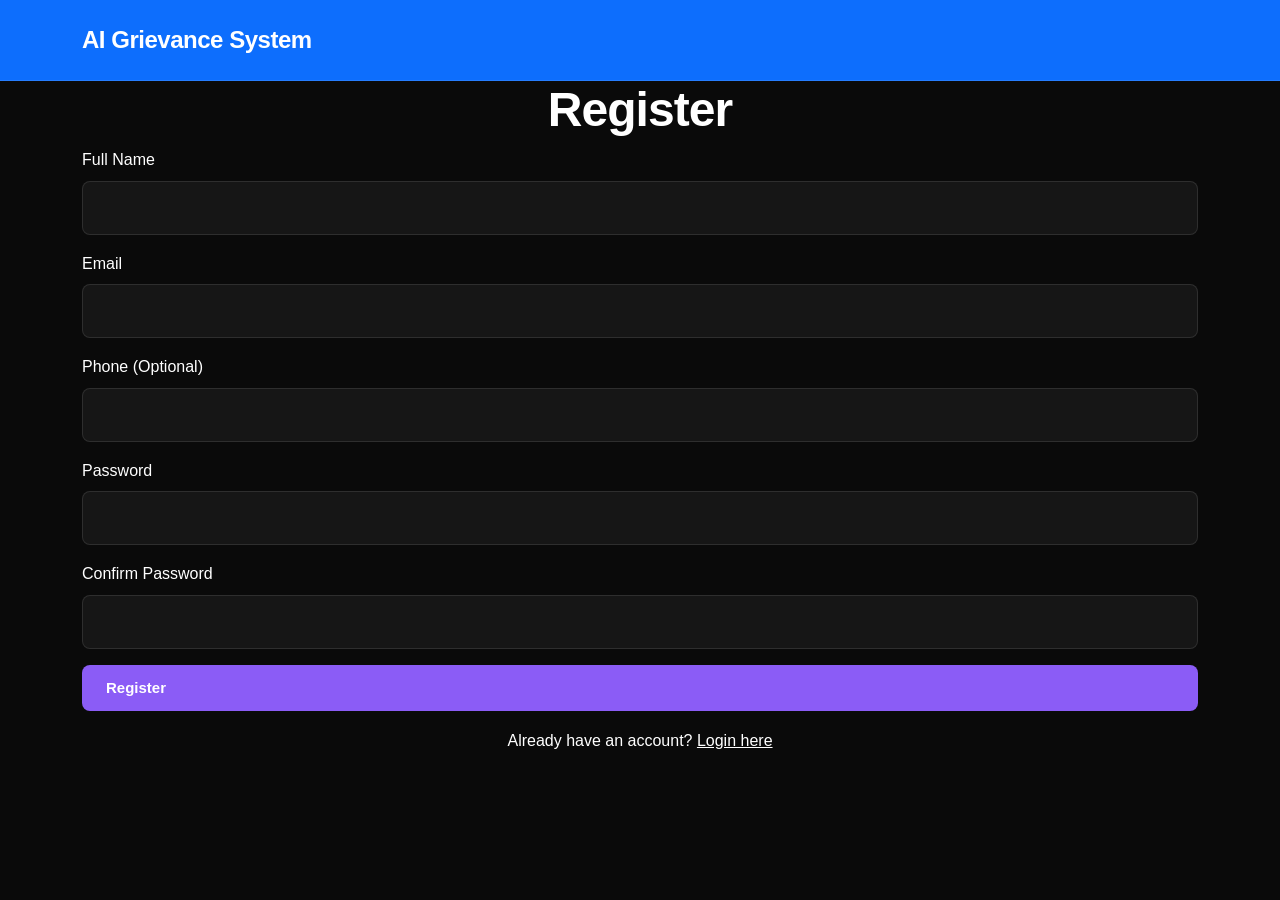
<file: frontend/register.html>
<!DOCTYPE html>
<html lang="en">

<head>
    <meta charset="UTF-8">
    <meta name="viewport" content="width=device-width, initial-scale=1.0">
    <title>Register - AI Grievance System</title>
    <link href="https://cdn.jsdelivr.net/npm/bootstrap@5.3.0/dist/css/bootstrap.min.css" rel="stylesheet">
    <link rel="stylesheet" href="css/style.css">
</head>

<body>
    <nav class="navbar navbar-expand-lg navbar-dark bg-primary">
        <div class="container">
            <a class="navbar-brand" href="index.html"><strong>AI Grievance System</strong></a>
        </div>
    </nav>

    <div class="container">
        <div class="form-container">
            <h2 class="text-center">Register</h2>
            <form id="registerForm">
                <div class="mb-3">
                    <label for="name" class="form-label">Full Name</label>
                    <input type="text" class="form-control" id="name" required>
                </div>
                <div class="mb-3">
                    <label for="email" class="form-label">Email</label>
                    <input type="email" class="form-control" id="email" required>
                </div>
                <div class="mb-3">
                    <label for="phone" class="form-label">Phone (Optional)</label>
                    <input type="tel" class="form-control" id="phone">
                </div>
                <div class="mb-3">
                    <label for="password" class="form-label">Password</label>
                    <input type="password" class="form-control" id="password" required minlength="6">
                </div>
                <div class="mb-3">
                    <label for="confirmPassword" class="form-label">Confirm Password</label>
                    <input type="password" class="form-control" id="confirmPassword" required>
                </div>
                <button type="submit" class="btn btn-primary w-100">Register</button>
            </form>
            <p class="text-center mt-3">
                Already have an account? <a href="login.html">Login here</a>
            </p>
        </div>
    </div>

    <script src="https://cdn.jsdelivr.net/npm/bootstrap@5.3.0/dist/js/bootstrap.bundle.min.js"></script>
    <script src="js/app.js"></script>
    <script>
        document.getElementById('registerForm').addEventListener('submit', async function (e) {
            e.preventDefault();

            const password = document.getElementById('password').value;
            const confirmPassword = document.getElementById('confirmPassword').value;

            if (password !== confirmPassword) {
                showAlert('Passwords do not match!', 'danger');
                return;
            }

            const userData = {
                name: document.getElementById('name').value,
                email: document.getElementById('email').value,
                phone: document.getElementById('phone').value,
                password: password,
                role: 'citizen'
            };

            try {
                const result = await api.register(userData);

                if (result.user) {
                    showAlert('Registration successful! Please login.', 'success');
                    setTimeout(() => {
                        window.location.href = 'login.html';
                    }, 2000);
                } else {
                    showAlert(result.error || 'Registration failed', 'danger');
                }
            } catch (error) {
                showAlert('Error: ' + error.message, 'danger');
            }
        });
    </script>
</body>

</html>
</file>
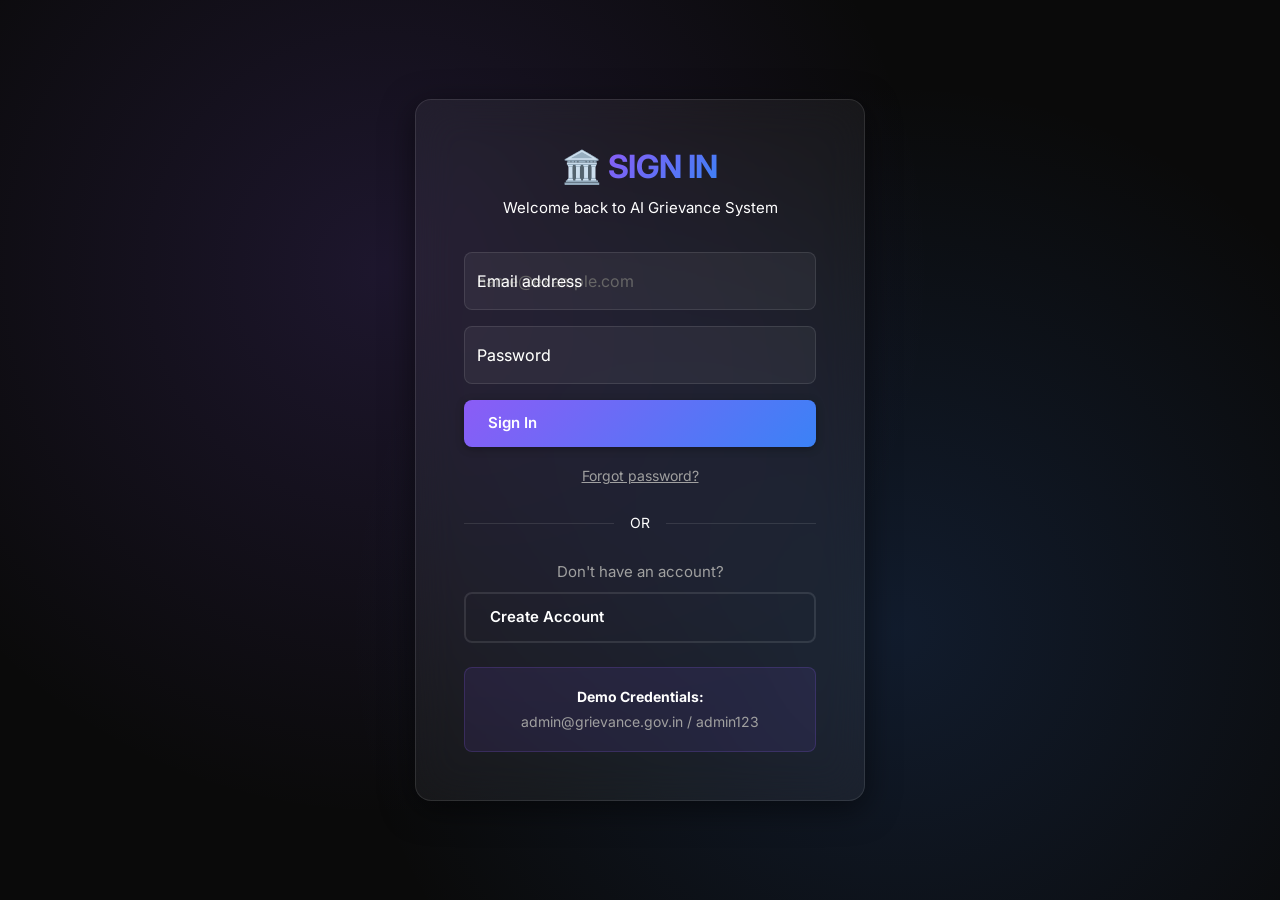
<file: frontend/submit-petition.html>
<!DOCTYPE html>
<html lang="en">

<head>
    <meta charset="UTF-8">
    <meta name="viewport" content="width=device-width, initial-scale=1.0">
    <title>Submit Petition - AI Grievance System</title>
    <link href="https://cdn.jsdelivr.net/npm/bootstrap@5.3.0/dist/css/bootstrap.min.css" rel="stylesheet">
    <link rel="stylesheet" href="css/style.css">
</head>

<body>
    <nav class="navbar navbar-expand-lg navbar-dark bg-primary">
        <div class="container">
            <a class="navbar-brand" href="index.html"><strong>AI Grievance System</strong></a>
            <div class="collapse navbar-collapse" id="navbarNav">
                <ul class="navbar-nav ms-auto"></ul>
            </div>
        </div>
    </nav>

    <div class="container my-5">
        <div class="row justify-content-center">
            <div class="col-md-8">
                <div class="card shadow">
                    <div class="card-body p-4">
                        <h2 class="card-title mb-4">Submit New Petition</h2>
                        <form id="petitionForm">
                            <div class="mb-3">
                                <label for="title" class="form-label">Petition Title *</label>
                                <input type="text" class="form-control" id="title" required maxlength="200">
                                <small class="text-muted">Brief summary of your grievance</small>
                            </div>

                            <div class="mb-3">
                                <label for="description" class="form-label">Description *</label>
                                <textarea class="form-control" id="description" rows="6" required></textarea>
                                <small class="text-muted">Provide detailed information about your grievance</small>
                            </div>

                            <!-- OCR Feature -->
                            <div class="mb-3">
                                <div class="card border-primary">
                                    <div class="card-body">
                                        <h6 class="card-title">
                                            <i class="bi bi-file-text"></i> Extract Text from Image (OCR)
                                        </h6>
                                        <p class="text-muted small mb-2">
                                            Have a handwritten or printed grievance? Upload an image and we'll extract
                                            the text for you!
                                        </p>
                                        <div class="input-group">
                                            <input type="file" class="form-control" id="ocrImage"
                                                accept=".jpg,.jpeg,.png">
                                            <button class="btn btn-outline-primary" type="button" id="extractTextBtn">
                                                <span id="extractBtnText">Extract Text</span>
                                                <span id="extractBtnSpinner"
                                                    class="spinner-border spinner-border-sm d-none"></span>
                                            </button>
                                        </div>
                                        <small class="text-muted">Supported: JPG, PNG images</small>
                                    </div>
                                </div>
                            </div>

                            <div class="mb-3">
                                <label for="attachment" class="form-label">Attachment (Optional)</label>
                                <input type="file" class="form-control" id="attachment"
                                    accept=".pdf,.jpg,.jpeg,.png,.doc,.docx">
                                <small class="text-muted">Supported: PDF, Images, Word documents (Max 5MB)</small>
                            </div>

                            <div class="alert alert-info">
                                <strong>AI Processing:</strong> Your petition will be automatically analyzed and
                                categorized using AI. Priority will be assigned based on urgency detection.
                            </div>

                            <div id="aiAnalysisResult" class="mb-3" style="display: none;">
                                <div class="card bg-light">
                                    <div class="card-body">
                                        <h6>AI Analysis Preview:</h6>
                                        <p class="mb-1"><strong>Category:</strong> <span id="aiCategory"></span></p>
                                        <p class="mb-1"><strong>Priority:</strong> <span id="aiPriority"></span></p>
                                        <p class="mb-0"><strong>Keywords:</strong> <span id="aiKeywords"></span></p>
                                    </div>
                                </div>
                            </div>

                            <button type="submit" class="btn btn-primary btn-lg w-100" id="submitBtn">
                                Submit Petition
                            </button>
                        </form>
                    </div>
                </div>
            </div>
        </div>
    </div>

    <script src="https://cdn.jsdelivr.net/npm/bootstrap@5.3.0/dist/js/bootstrap.bundle.min.js"></script>
    <script src="js/app.js"></script>
    <script>
        // Check authentication
        if (!checkAuth()) {
            window.location.href = 'login.html';
        }

        // OCR Extract Text Button Handler
        document.getElementById('extractTextBtn').addEventListener('click', async function () {
            const ocrImage = document.getElementById('ocrImage').files[0];

            if (!ocrImage) {
                showAlert('Please select an image first', 'warning');
                return;
            }

            const extractBtn = document.getElementById('extractTextBtn');
            const extractBtnText = document.getElementById('extractBtnText');
            const extractBtnSpinner = document.getElementById('extractBtnSpinner');

            // Show loading state
            extractBtn.disabled = true;
            extractBtnText.classList.add('d-none');
            extractBtnSpinner.classList.remove('d-none');

            try {
                const formData = new FormData();
                formData.append('image', ocrImage);

                const result = await api.extractTextFromImage(formData);

                if (result.success) {
                    // Populate description field with extracted text
                    const descriptionField = document.getElementById('description');
                    const currentText = descriptionField.value.trim();

                    if (currentText) {
                        // Append to existing text
                        descriptionField.value = currentText + '\n\n' + result.text;
                    } else {
                        descriptionField.value = result.text;
                    }

                    showAlert('Text extracted successfully! Please review and edit if needed.', 'success');
                } else {
                    showAlert(result.error || 'Failed to extract text', 'danger');
                }
            } catch (error) {
                showAlert('Error: ' + error.message, 'danger');
            } finally {
                // Reset button state
                extractBtn.disabled = false;
                extractBtnText.classList.remove('d-none');
                extractBtnSpinner.classList.add('d-none');
            }
        });

        document.getElementById('petitionForm').addEventListener('submit', async function (e) {
            e.preventDefault();

            const submitBtn = document.getElementById('submitBtn');
            submitBtn.disabled = true;
            submitBtn.innerHTML = '<span class="spinner-border spinner-border-sm"></span> Processing...';

            const formData = new FormData();
            formData.append('title', document.getElementById('title').value);
            formData.append('description', document.getElementById('description').value);

            const attachment = document.getElementById('attachment').files[0];
            if (attachment) {
                formData.append('attachment', attachment);
            }

            try {
                const result = await api.submitPetition(formData);

                if (result.petition_id) {
                    // Show AI analysis (priority hidden from users for security)
                    const analysis = result.ai_analysis;
                    document.getElementById('aiCategory').textContent = analysis.category;
                    document.getElementById('aiKeywords').textContent = analysis.keywords.join(', ');
                    document.getElementById('aiAnalysisResult').style.display = 'block';

                    showAlert(`Petition submitted successfully! Your Petition ID: <strong>${result.petition_id}</strong>`, 'success');

                    setTimeout(() => {
                        window.location.href = 'dashboard.html';
                    }, 3000);
                } else {
                    showAlert(result.error || 'Failed to submit petition', 'danger');
                    submitBtn.disabled = false;
                    submitBtn.innerHTML = 'Submit Petition';
                }
            } catch (error) {
                showAlert('Error: ' + error.message, 'danger');
                submitBtn.disabled = false;
                submitBtn.innerHTML = 'Submit Petition';
            }
        });
    </script>
</body>

</html>
</file>
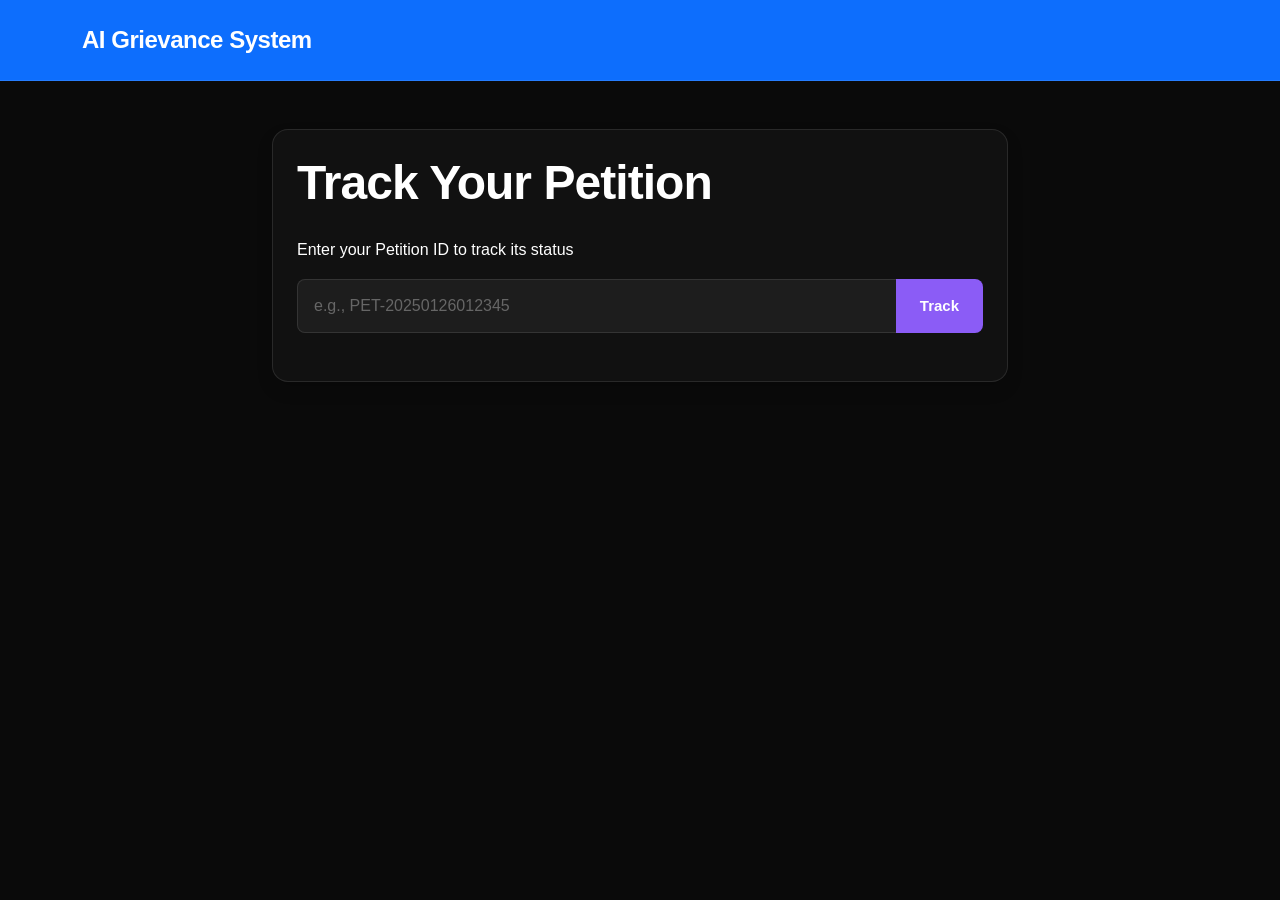
<file: frontend/track-petition.html>
<!DOCTYPE html>
<html lang="en">

<head>
    <meta charset="UTF-8">
    <meta name="viewport" content="width=device-width, initial-scale=1.0">
    <title>Track Petition - AI Grievance System</title>
    <link href="https://cdn.jsdelivr.net/npm/bootstrap@5.3.0/dist/css/bootstrap.min.css" rel="stylesheet">
    <link rel="stylesheet" href="css/style.css">
</head>

<body>
    <nav class="navbar navbar-expand-lg navbar-dark bg-primary">
        <div class="container">
            <a class="navbar-brand" href="index.html"><strong>AI Grievance System</strong></a>
        </div>
    </nav>

    <div class="container my-5">
        <div class="row justify-content-center">
            <div class="col-md-8">
                <div class="card shadow">
                    <div class="card-body p-4">
                        <h2 class="card-title mb-4">Track Your Petition</h2>
                        <p class="text-muted">Enter your Petition ID to track its status</p>

                        <div class="input-group mb-4">
                            <input type="text" class="form-control" id="petitionIdInput"
                                placeholder="e.g., PET-20250126012345">
                            <button class="btn btn-primary" onclick="trackPetition()">Track</button>
                        </div>

                        <div id="trackingResult"></div>
                    </div>
                </div>
            </div>
        </div>
    </div>

    <script src="https://cdn.jsdelivr.net/npm/bootstrap@5.3.0/dist/js/bootstrap.bundle.min.js"></script>
    <script src="js/app.js"></script>
    <script>
        async function trackPetition() {
            const petitionId = document.getElementById('petitionIdInput').value.trim();
            const resultContainer = document.getElementById('trackingResult');

            if (!petitionId) {
                showAlert('Please enter a Petition ID', 'warning');
                return;
            }

            showLoading(resultContainer);

            try {
                const result = await api.trackPetition(petitionId);

                if (result.petition_id) {
                    resultContainer.innerHTML = `
                        <div class="card bg-light">
                            <div class="card-body">
                                <h5 class="card-title">${result.title}</h5>
                                <p class="mb-2"><strong>Petition ID:</strong> ${result.petition_id}</p>
                                <p class="mb-2"><strong>Category:</strong> ${result.category}</p>
                                <p class="mb-2"><strong>Department:</strong> ${result.department || 'Pending'}</p>
                                <p class="mb-3">
                                    <strong>Current Status:</strong> 
                                    <span class="badge ${getStatusBadgeClass(result.status)}">${formatStatus(result.status)}</span>
                                </p>

                                <h6 class="mt-4">Status Timeline</h6>
                                <div class="timeline">
                                    ${result.status_timeline.map((item, index) => `
                                        <div class="timeline-item ${index === 0 ? 'active' : ''}">
                                            <strong>${formatStatus(item.status)}</strong>
                                            ${item.comment ? `<p class="mb-1">${item.comment}</p>` : ''}
                                            <small class="text-muted">${formatDate(item.timestamp)}</small>
                                        </div>
                                    `).join('')}
                                </div>
                            </div>
                        </div>
                    `;
                } else {
                    resultContainer.innerHTML = `
                        <div class="alert alert-warning">
                            Petition not found. Please check the Petition ID and try again.
                        </div>
                    `;
                }
            } catch (error) {
                resultContainer.innerHTML = `
                    <div class="alert alert-danger">
                        Error tracking petition: ${error.message}
                    </div>
                `;
            }
        }

        // Allow Enter key to trigger search
        document.getElementById('petitionIdInput').addEventListener('keypress', function (e) {
            if (e.key === 'Enter') {
                trackPetition();
            }
        });
    </script>
</body>

</html>
</file>
<file: frontend/css/style.css>
/* ============================================
   AI GRIEVANCE SYSTEM - MARTIAN LABS STYLE
   Dark Theme with Glassmorphism & Animations
   ============================================ */

/* ===== GLOBAL TEXT VISIBILITY FIX ===== */
/* Force all text to be visible on dark background */
body,
body * {
    color: var(--text-primary) !important;
}

/* Specific overrides for different text types */
h1,
h2,
h3,
h4,
h5,
h6,
.h1,
.h2,
.h3,
.h4,
.h5,
.h6 {
    color: var(--text-primary) !important;
}

p,
span,
div,
a,
li,
td,
th {
    color: var(--text-primary) !important;
}

label,
.form-label {
    color: var(--text-primary) !important;
}

small,
.small {
    color: var(--text-secondary) !important;
}

/* Bootstrap overrides */
.text-muted {
    color: var(--text-secondary) !important;
}

.text-secondary {
    color: var(--text-secondary) !important;
}

/* Fix for Bootstrap bg-light class */
.bg-light {
    background-color: var(--glass-bg) !important;
    border: 1px solid var(--glass-border) !important;
}

.bg-light * {
    color: var(--text-primary) !important;
}

/* ===== CSS VARIABLES ===== */
:root {
    /* Dark Theme Colors */
    --bg-primary: #0a0a0a;
    --bg-secondary: #111111;
    --bg-tertiary: #1a1a1a;
    --bg-card: rgba(255, 255, 255, 0.05);

    /* Text Colors */
    --text-primary: #ffffff;
    --text-secondary: #a0a0a0;
    --text-muted: #666666;

    /* Accent Colors */
    --accent-primary: #8b5cf6;
    --accent-secondary: #3b82f6;
    --accent-gradient: linear-gradient(135deg, #8b5cf6 0%, #3b82f6 100%);

    /* Status Colors */
    --success: #10b981;
    --warning: #f59e0b;
    --danger: #ef4444;
    --info: #06b6d4;

    /* Glassmorphism */
    --glass-bg: rgba(255, 255, 255, 0.05);
    --glass-border: rgba(255, 255, 255, 0.1);
    --glass-hover: rgba(255, 255, 255, 0.08);

    /* Shadows */
    --shadow-sm: 0 2px 8px rgba(0, 0, 0, 0.3);
    --shadow-md: 0 4px 16px rgba(0, 0, 0, 0.4);
    --shadow-lg: 0 8px 32px rgba(0, 0, 0, 0.5);
    --shadow-glow: 0 0 20px rgba(139, 92, 246, 0.3);

    /* Typography */
    --font-sans: 'Inter', -apple-system, BlinkMacSystemFont, 'Segoe UI', 'Roboto', sans-serif;

    /* Spacing */
    --spacing-xs: 0.25rem;
    --spacing-sm: 0.5rem;
    --spacing-md: 1rem;
    --spacing-lg: 1.5rem;
    --spacing-xl: 2rem;
    --spacing-2xl: 3rem;

    /* Border Radius */
    --radius-sm: 0.375rem;
    --radius-md: 0.5rem;
    --radius-lg: 0.75rem;
    --radius-xl: 1rem;
    --radius-full: 9999px;

    /* Transitions */
    --transition-fast: 0.15s ease;
    --transition-base: 0.2s ease;
    --transition-slow: 0.3s ease;
}

/* ===== GLOBAL STYLES ===== */
* {
    margin: 0;
    padding: 0;
    box-sizing: border-box;
}

body {
    font-family: var(--font-sans);
    background-color: var(--bg-primary);
    color: var(--text-primary);
    line-height: 1.6;
    overflow-x: hidden;
    -webkit-font-smoothing: antialiased;
    -moz-osx-font-smoothing: grayscale;
}

/* ===== TYPOGRAPHY ===== */
h1,
h2,
h3,
h4,
h5,
h6 {
    font-weight: 700;
    line-height: 1.2;
    letter-spacing: -0.02em;
    color: var(--text-primary);
}

h1 {
    font-size: clamp(2.5rem, 5vw, 4.5rem);
}

h2 {
    font-size: clamp(2rem, 4vw, 3rem);
}

h3 {
    font-size: clamp(1.5rem, 3vw, 2rem);
}

h4 {
    font-size: 1.5rem;
}

h5 {
    font-size: 1.25rem;
}

h6 {
    font-size: 1.125rem;
}

p {
    color: var(--text-secondary);
    line-height: 1.7;
}

.text-muted {
    color: var(--text-muted);
}

.gradient-text {
    background: var(--accent-gradient);
    -webkit-background-clip: text;
    -webkit-text-fill-color: transparent;
    background-clip: text;
}

/* ===== NAVIGATION ===== */
.navbar-dark {
    background: rgba(10, 10, 10, 0.8);
    backdrop-filter: blur(10px);
    -webkit-backdrop-filter: blur(10px);
    border-bottom: 1px solid var(--glass-border);
    padding: 1rem 0;
    position: sticky;
    top: 0;
    z-index: 1000;
    transition: all var(--transition-base);
}

.navbar-dark.scrolled {
    background: rgba(10, 10, 10, 0.95);
    box-shadow: var(--shadow-md);
}

.navbar-brand {
    font-size: 1.5rem;
    font-weight: 700;
    color: var(--text-primary) !important;
    letter-spacing: -0.02em;
}

.nav-link {
    color: var(--text-secondary) !important;
    font-weight: 500;
    transition: color var(--transition-base);
    position: relative;
}

.nav-link:hover {
    color: var(--text-primary) !important;
}

.nav-link.active {
    color: var(--accent-primary) !important;
}

.nav-link.active::after {
    content: '';
    position: absolute;
    bottom: -0.5rem;
    left: 0;
    right: 0;
    height: 2px;
    background: var(--accent-gradient);
    border-radius: var(--radius-full);
}

/* ===== BUTTONS ===== */
.btn {
    padding: 0.75rem 1.5rem;
    border-radius: var(--radius-md);
    font-weight: 600;
    font-size: 0.9375rem;
    border: none;
    cursor: pointer;
    transition: all var(--transition-base);
    display: inline-flex;
    align-items: center;
    gap: 0.5rem;
    text-decoration: none;
}

.btn-gradient {
    background: var(--accent-gradient);
    color: white;
    box-shadow: var(--shadow-sm);
}

.btn-gradient:hover {
    transform: translateY(-2px);
    box-shadow: var(--shadow-glow);
    color: white;
}

.btn-outline {
    background: transparent;
    color: var(--text-primary);
    border: 2px solid var(--glass-border);
}

.btn-outline:hover {
    background: var(--glass-hover);
    border-color: var(--accent-primary);
    color: var(--text-primary);
}

.btn-primary {
    background: var(--accent-primary);
    color: white;
}

.btn-primary:hover {
    background: #7c3aed;
    transform: translateY(-1px);
    box-shadow: var(--shadow-md);
    color: white;
}

.btn-lg {
    padding: 1rem 2rem;
    font-size: 1rem;
}

.btn-sm {
    padding: 0.5rem 1rem;
    font-size: 0.875rem;
}

/* ===== CARDS ===== */
.glass-card {
    background: var(--glass-bg);
    backdrop-filter: blur(10px);
    -webkit-backdrop-filter: blur(10px);
    border: 1px solid var(--glass-border);
    border-radius: var(--radius-xl);
    padding: var(--spacing-xl);
    transition: all var(--transition-slow);
}

.glass-card * {
    color: var(--text-primary) !important;
}

.glass-card:hover {
    background: var(--glass-hover);
    border-color: rgba(139, 92, 246, 0.3);
    box-shadow: var(--shadow-glow);
    transform: translateY(-4px);
}

.card {
    background: var(--bg-secondary);
    border: 1px solid var(--glass-border);
    border-radius: var(--radius-xl);
    overflow: hidden;
    transition: all var(--transition-slow);
}

.card * {
    color: var(--text-primary) !important;
}

.card:hover {
    border-color: var(--accent-primary);
    box-shadow: var(--shadow-md);
}

.card-body {
    padding: var(--spacing-xl);
}

.card-header {
    background: var(--bg-tertiary);
    border-bottom: 1px solid var(--glass-border);
    padding: var(--spacing-lg) var(--spacing-xl);
    font-weight: 600;
    color: var(--text-primary) !important;
}

.card-title {
    color: var(--text-primary) !important;
}

/* ===== FORMS ===== */
.form-control,
.form-select {
    background: var(--glass-bg) !important;
    border: 1px solid var(--glass-border) !important;
    border-radius: var(--radius-md);
    padding: 0.875rem 1rem;
    color: var(--text-primary) !important;
    font-size: 1rem;
    transition: all var(--transition-base);
}

.form-control:focus,
.form-select:focus {
    background: var(--glass-hover) !important;
    border-color: var(--accent-primary) !important;
    box-shadow: 0 0 0 3px rgba(139, 92, 246, 0.1) !important;
    outline: none;
    color: var(--text-primary) !important;
}

.form-control::placeholder {
    color: var(--text-muted) !important;
}

.form-label {
    color: var(--text-primary) !important;
    font-weight: 500;
    margin-bottom: 0.5rem;
    display: block;
}

textarea.form-control {
    resize: vertical;
    min-height: 120px;
    color: var(--text-primary) !important;
}

/* Fix for option elements */
.form-select option {
    background: var(--bg-secondary);
    color: var(--text-primary);
}

/* Fix for input text */
input[type="text"],
input[type="email"],
input[type="password"],
input[type="number"],
textarea {
    color: var(--text-primary) !important;
}

/* ===== BADGES ===== */
.badge {
    padding: 0.375rem 0.75rem;
    border-radius: var(--radius-full);
    font-size: 0.75rem;
    font-weight: 600;
    letter-spacing: 0.025em;
    text-transform: uppercase;
    display: inline-flex;
    align-items: center;
    gap: 0.25rem;
}

.badge-priority-high {
    background: rgba(239, 68, 68, 0.2);
    color: #fca5a5;
    border: 1px solid rgba(239, 68, 68, 0.3);
}

.badge-priority-medium {
    background: rgba(245, 158, 11, 0.2);
    color: #fcd34d;
    border: 1px solid rgba(245, 158, 11, 0.3);
}

.badge-priority-low {
    background: rgba(16, 185, 129, 0.2);
    color: #6ee7b7;
    border: 1px solid rgba(16, 185, 129, 0.3);
}

.badge-status-submitted {
    background: rgba(6, 182, 212, 0.2);
    color: #67e8f9;
    border: 1px solid rgba(6, 182, 212, 0.3);
}

.badge-status-in_review,
.badge-status-in_progress {
    background: rgba(59, 130, 246, 0.2);
    color: #93c5fd;
    border: 1px solid rgba(59, 130, 246, 0.3);
}

.badge-status-resolved {
    background: rgba(16, 185, 129, 0.2);
    color: #6ee7b7;
    border: 1px solid rgba(16, 185, 129, 0.3);
}

.badge-status-rejected {
    background: rgba(239, 68, 68, 0.2);
    color: #fca5a5;
    border: 1px solid rgba(239, 68, 68, 0.3);
}

/* ===== PETITION CARDS ===== */
.petition-card {
    background: var(--glass-bg);
    backdrop-filter: blur(10px);
    border: 1px solid var(--glass-border);
    border-radius: var(--radius-lg);
    padding: var(--spacing-lg);
    margin-bottom: var(--spacing-md);
    cursor: pointer;
    transition: all var(--transition-slow);
}

.petition-card:hover {
    background: var(--glass-hover);
    border-color: var(--accent-primary);
    box-shadow: var(--shadow-glow);
    transform: translateX(4px);
}

.petition-card h5 {
    font-size: 1.125rem;
    margin-bottom: 0.5rem;
    color: var(--text-primary);
}

.petition-id {
    color: var(--text-muted);
    font-size: 0.875rem;
    font-weight: 500;
}

/* ===== ALERTS ===== */
.alert {
    padding: var(--spacing-lg);
    border-radius: var(--radius-lg);
    border-left: 4px solid;
    margin-bottom: var(--spacing-md);
}

.alert-success {
    background: rgba(16, 185, 129, 0.1);
    border-color: var(--success);
    color: #6ee7b7;
}

.alert-danger {
    background: rgba(239, 68, 68, 0.1);
    border-color: var(--danger);
    color: #fca5a5;
}

.alert-warning {
    background: rgba(245, 158, 11, 0.1);
    border-color: var(--warning);
    color: #fcd34d;
}

.alert-info {
    background: rgba(6, 182, 212, 0.1);
    border-color: var(--info);
    color: #67e8f9;
}

/* ===== MODAL ===== */
.modal-content {
    background: var(--bg-secondary);
    border: 1px solid var(--glass-border);
    border-radius: var(--radius-xl);
    box-shadow: var(--shadow-lg);
}

.modal-header {
    background: var(--bg-tertiary);
    border-bottom: 1px solid var(--glass-border);
    padding: var(--spacing-lg) var(--spacing-xl);
}

.modal-title {
    color: var(--text-primary);
    font-weight: 600;
}

.modal-body {
    padding: var(--spacing-xl);
}

.modal-backdrop {
    background-color: rgba(0, 0, 0, 0.8);
    backdrop-filter: blur(4px);
}

/* ===== ANIMATIONS ===== */
@keyframes fadeInUp {
    from {
        opacity: 0;
        transform: translateY(30px);
    }

    to {
        opacity: 1;
        transform: translateY(0);
    }
}

@keyframes fadeIn {
    from {
        opacity: 0;
    }

    to {
        opacity: 1;
    }
}

@keyframes slideInRight {
    from {
        opacity: 0;
        transform: translateX(-20px);
    }

    to {
        opacity: 1;
        transform: translateX(0);
    }
}

@keyframes glow {

    0%,
    100% {
        box-shadow: 0 0 20px rgba(139, 92, 246, 0.3);
    }

    50% {
        box-shadow: 0 0 40px rgba(139, 92, 246, 0.6);
    }
}

@keyframes shimmer {
    0% {
        background-position: -1000px 0;
    }

    100% {
        background-position: 1000px 0;
    }
}

.fade-in-up {
    animation: fadeInUp 0.6s ease-out;
}

.fade-in {
    animation: fadeIn 0.4s ease-out;
}

.slide-in-right {
    animation: slideInRight 0.4s ease-out;
}

/* ===== UTILITY CLASSES ===== */
.container-dark {
    max-width: 1200px;
    margin: 0 auto;
    padding: 0 var(--spacing-lg);
}

.text-center {
    text-align: center;
}

.mt-1 {
    margin-top: var(--spacing-xs);
}

.mt-2 {
    margin-top: var(--spacing-sm);
}

.mt-3 {
    margin-top: var(--spacing-md);
}

.mt-4 {
    margin-top: var(--spacing-lg);
}

.mt-5 {
    margin-top: var(--spacing-xl);
}

.mb-1 {
    margin-bottom: var(--spacing-xs);
}

.mb-2 {
    margin-bottom: var(--spacing-sm);
}

.mb-3 {
    margin-bottom: var(--spacing-md);
}

.mb-4 {
    margin-bottom: var(--spacing-lg);
}

.mb-5 {
    margin-bottom: var(--spacing-xl);
}

.cursor-pointer {
    cursor: pointer;
}

/* ===== RESPONSIVE ===== */
@media (max-width: 768px) {
    .glass-card {
        padding: var(--spacing-lg);
    }

    .btn {
        width: 100%;
        justify-content: center;
    }

    h1 {
        font-size: 2.5rem;
    }

    h2 {
        font-size: 2rem;
    }
}

/* ===== SCROLLBAR ===== */
::-webkit-scrollbar {
    width: 10px;
}

::-webkit-scrollbar-track {
    background: var(--bg-primary);
}

::-webkit-scrollbar-thumb {
    background: var(--glass-border);
    border-radius: var(--radius-full);
}

::-webkit-scrollbar-thumb:hover {
    background: var(--accent-primary);
}
</file>
